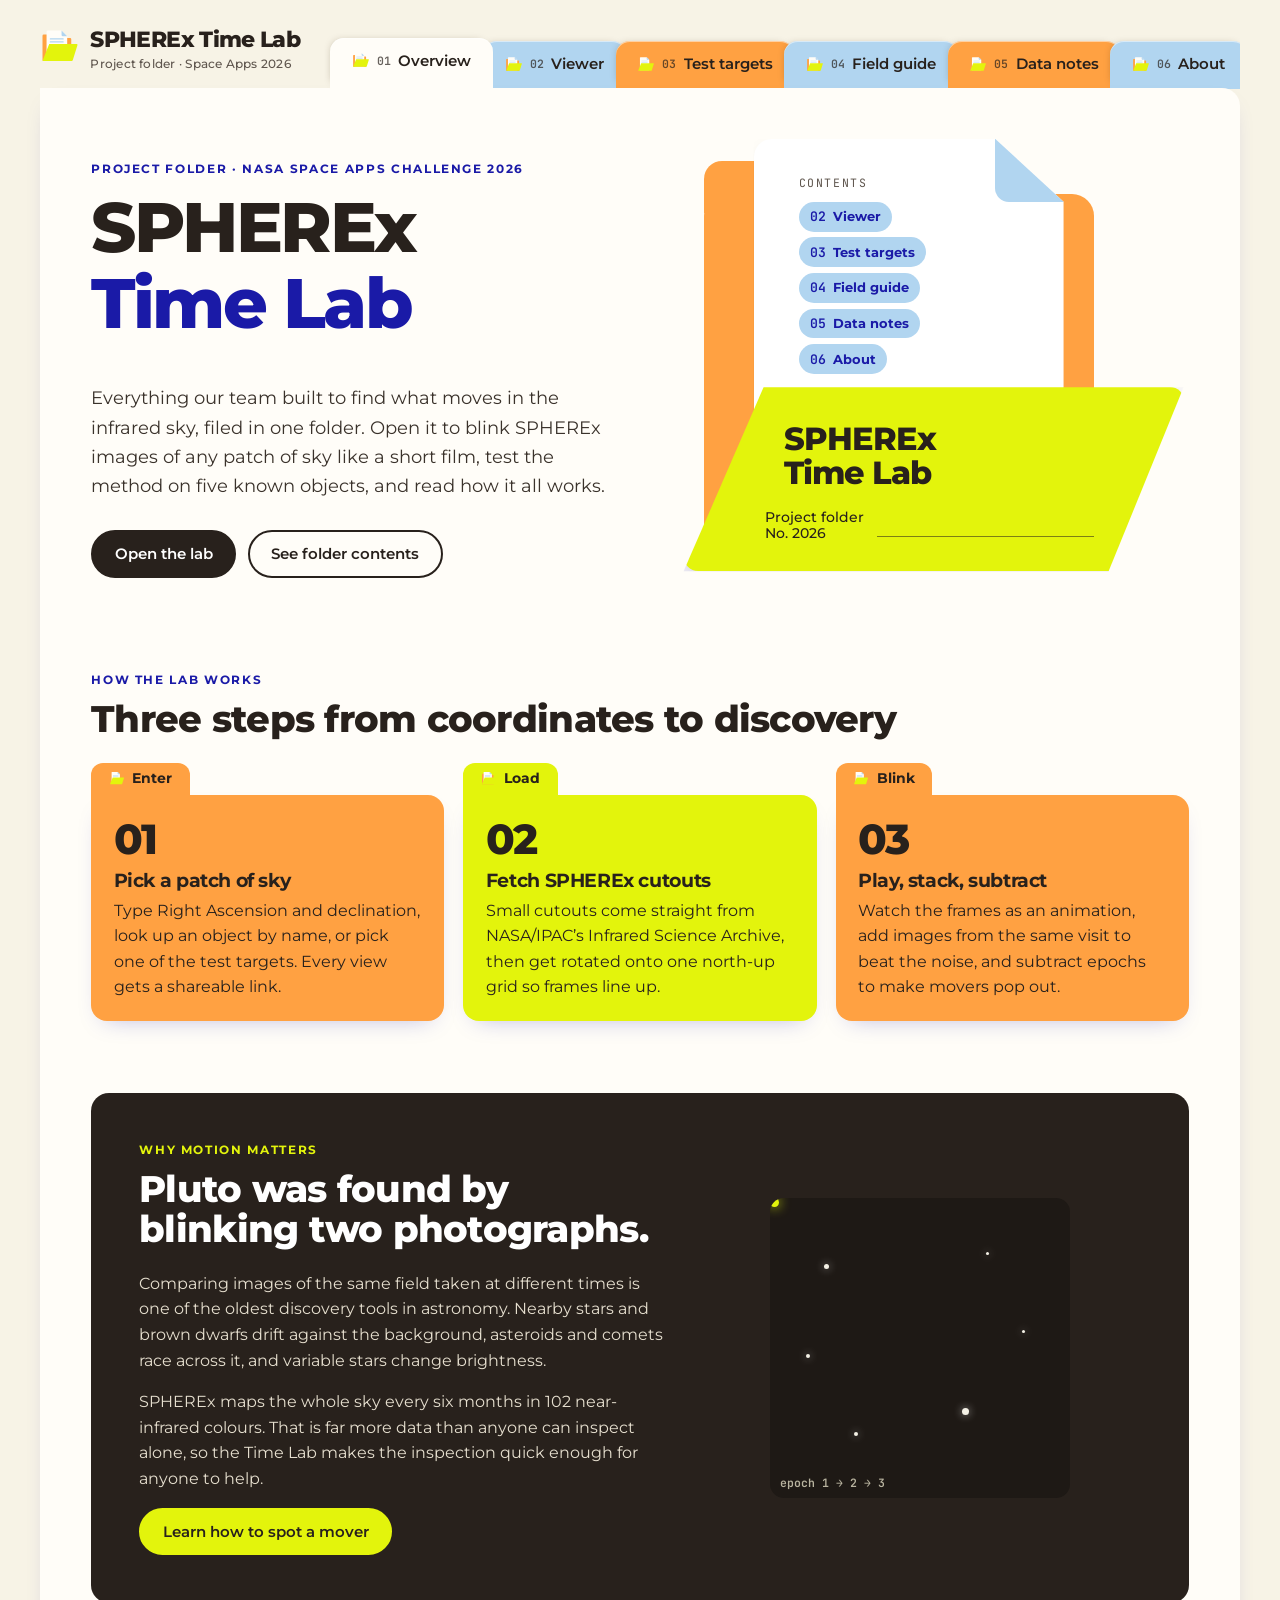
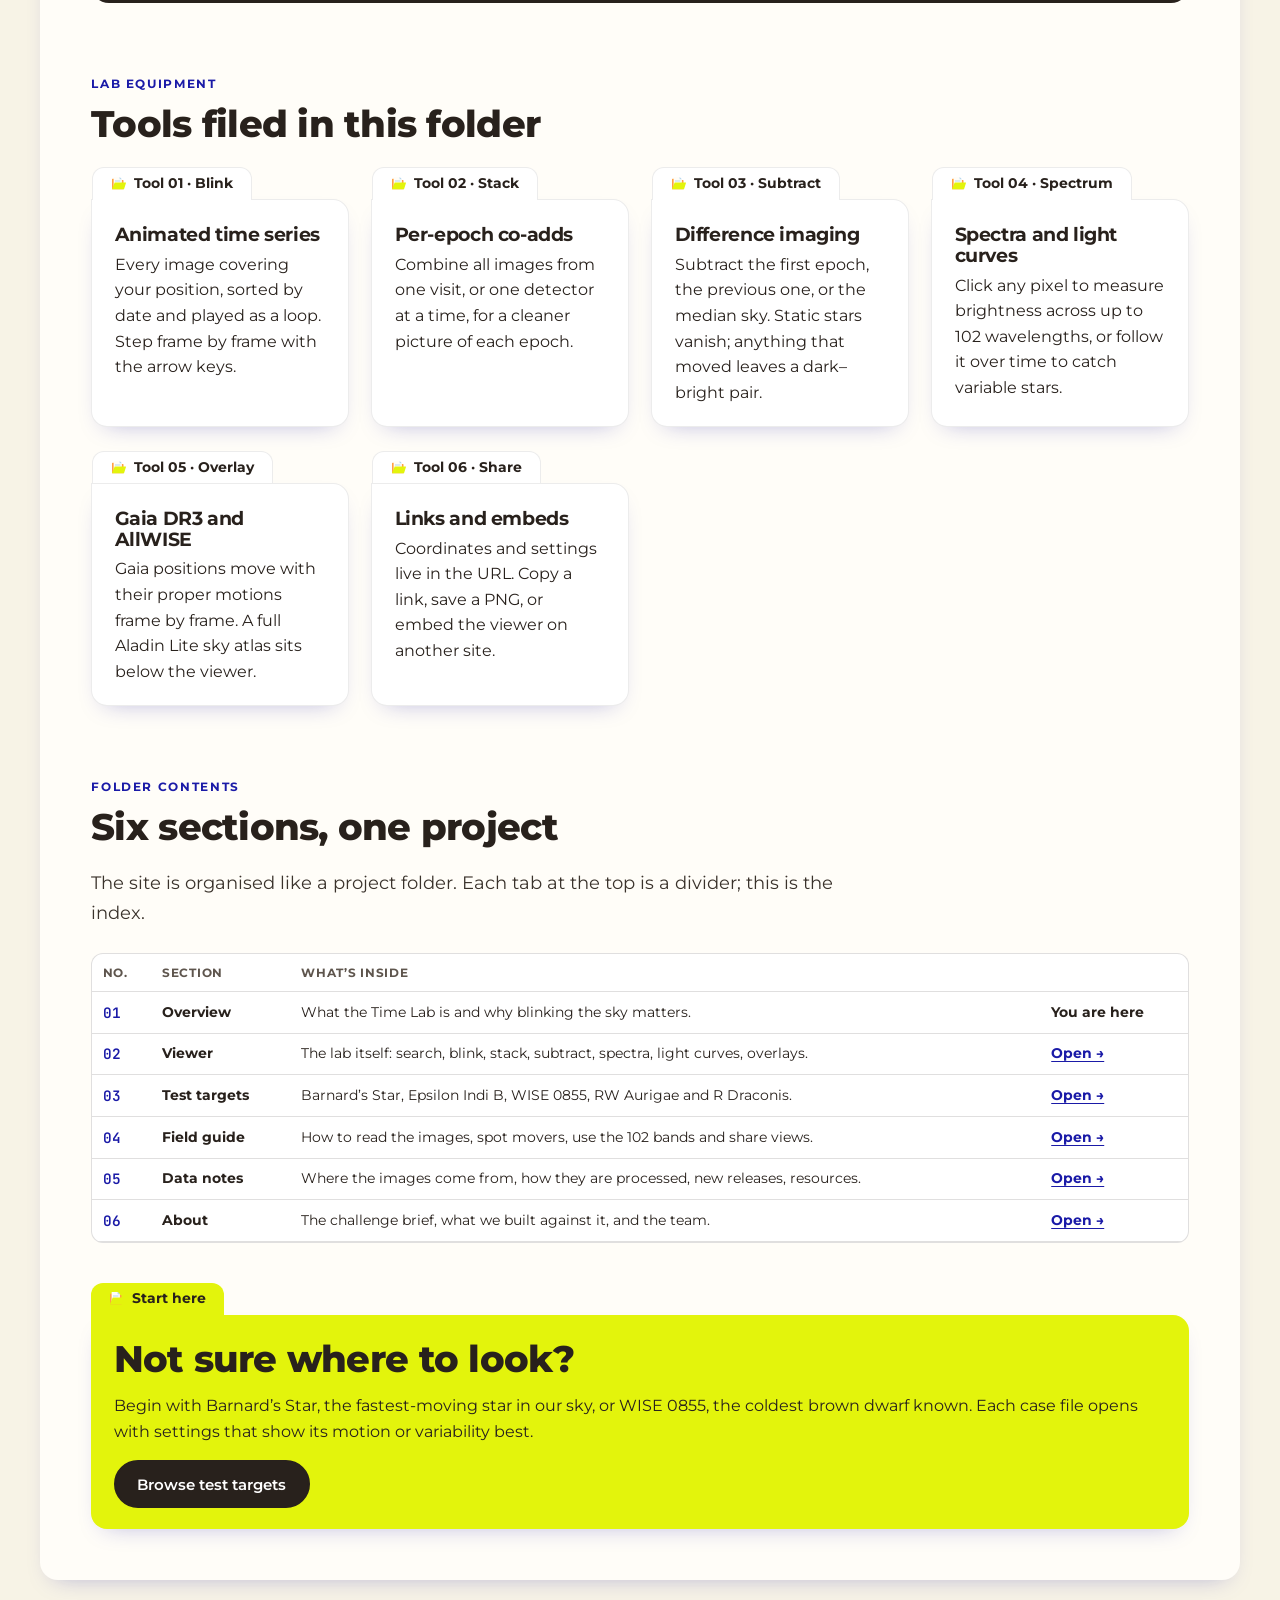
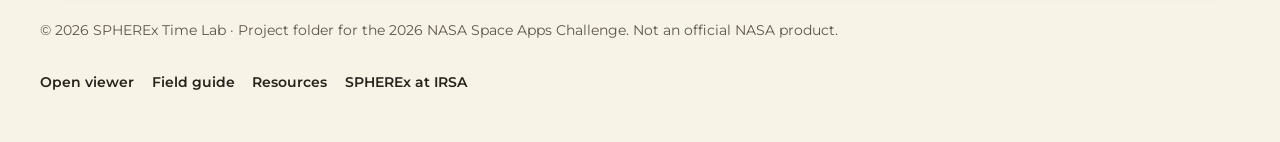
<file: index.html>
<!DOCTYPE html>
<html lang="en">
<head>
  <meta charset="utf-8">
  <meta name="viewport" content="width=device-width, initial-scale=1">
  <title>SPHEREx Time Lab · Project folder</title>
  <meta name="description" content="A simple web viewer that blinks NASA SPHEREx infrared images of any patch of sky so anyone can spot moving and variable objects.">
  <meta property="og:title" content="SPHEREx Time Lab · Project folder">
  <meta property="og:description" content="A simple web viewer that blinks NASA SPHEREx infrared images of any patch of sky so anyone can spot moving and variable objects.">
  <meta name="theme-color" content="#e5ecd4">
  <link rel="icon" href="favicon.svg" type="image/svg+xml">
  <link rel="preconnect" href="https://fonts.googleapis.com">
  <link rel="preconnect" href="https://fonts.gstatic.com" crossorigin>
  <link href="https://fonts.googleapis.com/css2?family=Montserrat:wght@400;500;600;700;800&family=JetBrains+Mono:wght@400;600&display=swap" rel="stylesheet">
  <link rel="stylesheet" href="style.css">
</head>
<body>
  <a class="skip" href="#main">Skip to content</a>
  <header class="site-header">
    <div class="wrap header-row">
      <a class="brand" href="index.html">
        <img src="folder.svg" alt="" width="40" height="40">
        <span><b>SPHEREx Time Lab</b><small>Project folder · Space Apps 2026</small></span>
      </a>
      <nav class="tabs" aria-label="Main">
        <a class="tab active" href="index.html" aria-current="page"><span class="tab-no">01</span>Overview</a>
        <a class="tab" href="viewer.html"><span class="tab-no">02</span>Viewer</a>
        <a class="tab" href="targets.html"><span class="tab-no">03</span>Test targets</a>
        <a class="tab" href="guide.html"><span class="tab-no">04</span>Field guide</a>
        <a class="tab" href="data.html"><span class="tab-no">05</span>Data notes</a>
        <a class="tab" href="about.html"><span class="tab-no">06</span>About</a>
      </nav>
    </div>
  </header>

  <div class="wrap">
    <main id="main" class="sheet">
      <section class="hero">
        <div>
          <p class="eyebrow">Project folder · NASA Space Apps Challenge 2026</p>
          <h1><span>SPHEREx</span><span>Time Lab</span></h1>
          <p class="lead">Everything our team built to find what moves in the infrared sky, filed in one folder. Open it to blink SPHEREx images of any patch of sky like a short film, test the method on five known objects, and read how it all works.</p>
          <div class="btn-row">
            <a class="btn" href="viewer.html">Open the lab</a>
            <a class="btn ghost" href="#contents">See folder contents</a>
          </div>
        </div>

        <div class="hero-folder">
          <div class="hf-back"></div>
          <div class="hf-paper">
            <span class="hf-fold"></span>
            <p class="hf-title">Contents</p>
            <ul>
              <li><a href="viewer.html"><b>02</b> Viewer</a></li>
              <li><a href="targets.html"><b>03</b> Test targets</a></li>
              <li><a href="guide.html"><b>04</b> Field guide</a></li>
              <li><a href="data.html"><b>05</b> Data notes</a></li>
              <li><a href="about.html"><b>06</b> About</a></li>
            </ul>
          </div>
          <div class="hf-front">
            <strong>SPHEREx<br>Time Lab</strong>
            <span class="line">Project folder<br>No. 2026</span>
          </div>
        </div>
      </section>

      <section>
        <p class="eyebrow">How the lab works</p>
        <h2>Three steps from coordinates to discovery</h2>
        <div class="steps">
          <div class="folder"><span class="label">Enter</span>
            <h3>Pick a patch of sky</h3>
            <p>Type Right Ascension and declination, look up an object by name, or pick one of the test targets. Every view gets a shareable link.</p>
          </div>
          <div class="folder green"><span class="label">Load</span>
            <h3>Fetch SPHEREx cutouts</h3>
            <p>Small cutouts come straight from NASA/IPAC’s Infrared Science Archive, then get rotated onto one north-up grid so frames line up.</p>
          </div>
          <div class="folder"><span class="label">Blink</span>
            <h3>Play, stack, subtract</h3>
            <p>Watch the frames as an animation, add images from the same visit to beat the noise, and subtract epochs to make movers pop out.</p>
          </div>
        </div>
      </section>

      <section class="band">
        <div>
          <p class="eyebrow" style="color:#E3F40C">Why motion matters</p>
          <h2>Pluto was found by blinking two photographs.</h2>
          <p>Comparing images of the same field taken at different times is one of the oldest discovery tools in astronomy. Nearby stars and brown dwarfs drift against the background, asteroids and comets race across it, and variable stars change brightness.</p>
          <p>SPHEREx maps the whole sky every six months in 102 near-infrared colours. That is far more data than anyone can inspect alone, so the Time Lab makes the inspection quick enough for anyone to help.</p>
          <a class="btn green" href="guide.html">Learn how to spot a mover</a>
        </div>
        <div class="blink-demo" aria-label="Animated illustration of a star moving against fixed background stars">
          <i style="width:5px;height:5px;left:18%;top:22%"></i>
          <i style="width:3px;height:3px;left:72%;top:18%"></i>
          <i style="width:7px;height:7px;left:64%;top:70%"></i>
          <i style="width:4px;height:4px;left:28%;top:78%"></i>
          <i style="width:3px;height:3px;left:84%;top:44%"></i>
          <i style="width:4px;height:4px;left:12%;top:52%"></i>
          <i class="mover"></i>
          <span>epoch 1 → 2 → 3</span>
        </div>
      </section>

      <section>
        <p class="eyebrow">Lab equipment</p>
        <h2>Tools filed in this folder</h2>
        <div class="grid three">
          <div class="folder paper"><span class="label">Tool 01 · Blink</span>
            <h3>Animated time series</h3>
            <p>Every image covering your position, sorted by date and played as a loop. Step frame by frame with the arrow keys.</p>
          </div>
          <div class="folder paper"><span class="label">Tool 02 · Stack</span>
            <h3>Per-epoch co-adds</h3>
            <p>Combine all images from one visit, or one detector at a time, for a cleaner picture of each epoch.</p>
          </div>
          <div class="folder paper"><span class="label">Tool 03 · Subtract</span>
            <h3>Difference imaging</h3>
            <p>Subtract the first epoch, the previous one, or the median sky. Static stars vanish; anything that moved leaves a dark–bright pair.</p>
          </div>
          <div class="folder paper"><span class="label">Tool 04 · Spectrum</span>
            <h3>Spectra and light curves</h3>
            <p>Click any pixel to measure brightness across up to 102 wavelengths, or follow it over time to catch variable stars.</p>
          </div>
          <div class="folder paper"><span class="label">Tool 05 · Overlay</span>
            <h3>Gaia DR3 and AllWISE</h3>
            <p>Gaia positions move with their proper motions frame by frame. A full Aladin Lite sky atlas sits below the viewer.</p>
          </div>
          <div class="folder paper"><span class="label">Tool 06 · Share</span>
            <h3>Links and embeds</h3>
            <p>Coordinates and settings live in the URL. Copy a link, save a PNG, or embed the viewer on another site.</p>
          </div>
        </div>
      </section>

      <section id="contents">
        <p class="eyebrow">Folder contents</p>
        <h2>Six sections, one project</h2>
        <p class="lead" style="margin-bottom:1.6rem">The site is organised like a project folder. Each tab at the top is a divider; this is the index.</p>
        <div class="table-wrap contents-table">
          <table>
            <thead><tr><th>No.</th><th>Section</th><th>What’s inside</th><th></th></tr></thead>
            <tbody>
              <tr><td class="no">01</td><td><b>Overview</b></td><td>What the Time Lab is and why blinking the sky matters.</td><td>You are here</td></tr>
              <tr><td class="no">02</td><td><b>Viewer</b></td><td>The lab itself: search, blink, stack, subtract, spectra, light curves, overlays.</td><td><a href="viewer.html">Open →</a></td></tr>
              <tr><td class="no">03</td><td><b>Test targets</b></td><td>Barnard’s Star, Epsilon Indi B, WISE 0855, RW Aurigae and R Draconis.</td><td><a href="targets.html">Open →</a></td></tr>
              <tr><td class="no">04</td><td><b>Field guide</b></td><td>How to read the images, spot movers, use the 102 bands and share views.</td><td><a href="guide.html">Open →</a></td></tr>
              <tr><td class="no">05</td><td><b>Data notes</b></td><td>Where the images come from, how they are processed, new releases, resources.</td><td><a href="data.html">Open →</a></td></tr>
              <tr><td class="no">06</td><td><b>About</b></td><td>The challenge brief, what we built against it, and the team.</td><td><a href="about.html">Open →</a></td></tr>
            </tbody>
          </table>
        </div>
      </section>

      <section>
        <div class="folder green" style="margin-top:2.5rem"><span class="label">Start here</span>
          <h2 style="margin-bottom:.4em">Not sure where to look?</h2>
          <p>Begin with Barnard’s Star, the fastest-moving star in our sky, or WISE 0855, the coldest brown dwarf known. Each case file opens with settings that show its motion or variability best.</p>
          <a class="btn" href="targets.html">Browse test targets</a>
        </div>
      </section>

    </main>
  </div>

  <footer class="site-footer">
    <div class="wrap footer-row">
      <p>© <span data-year>2026</span> SPHEREx Time Lab · Project folder for the 2026 NASA Space Apps Challenge. Not an official NASA product.</p>
      <nav aria-label="Footer">
        <a href="viewer.html">Open viewer</a>
        <a href="guide.html">Field guide</a>
        <a href="data.html#resources">Resources</a>
        <a href="https://irsa.ipac.caltech.edu/Missions/spherex.html" rel="noopener">SPHEREx at IRSA</a>
      </nav>
    </div>
  </footer>
  <script src="common.js" defer></script>
</body>
</html>
</file>
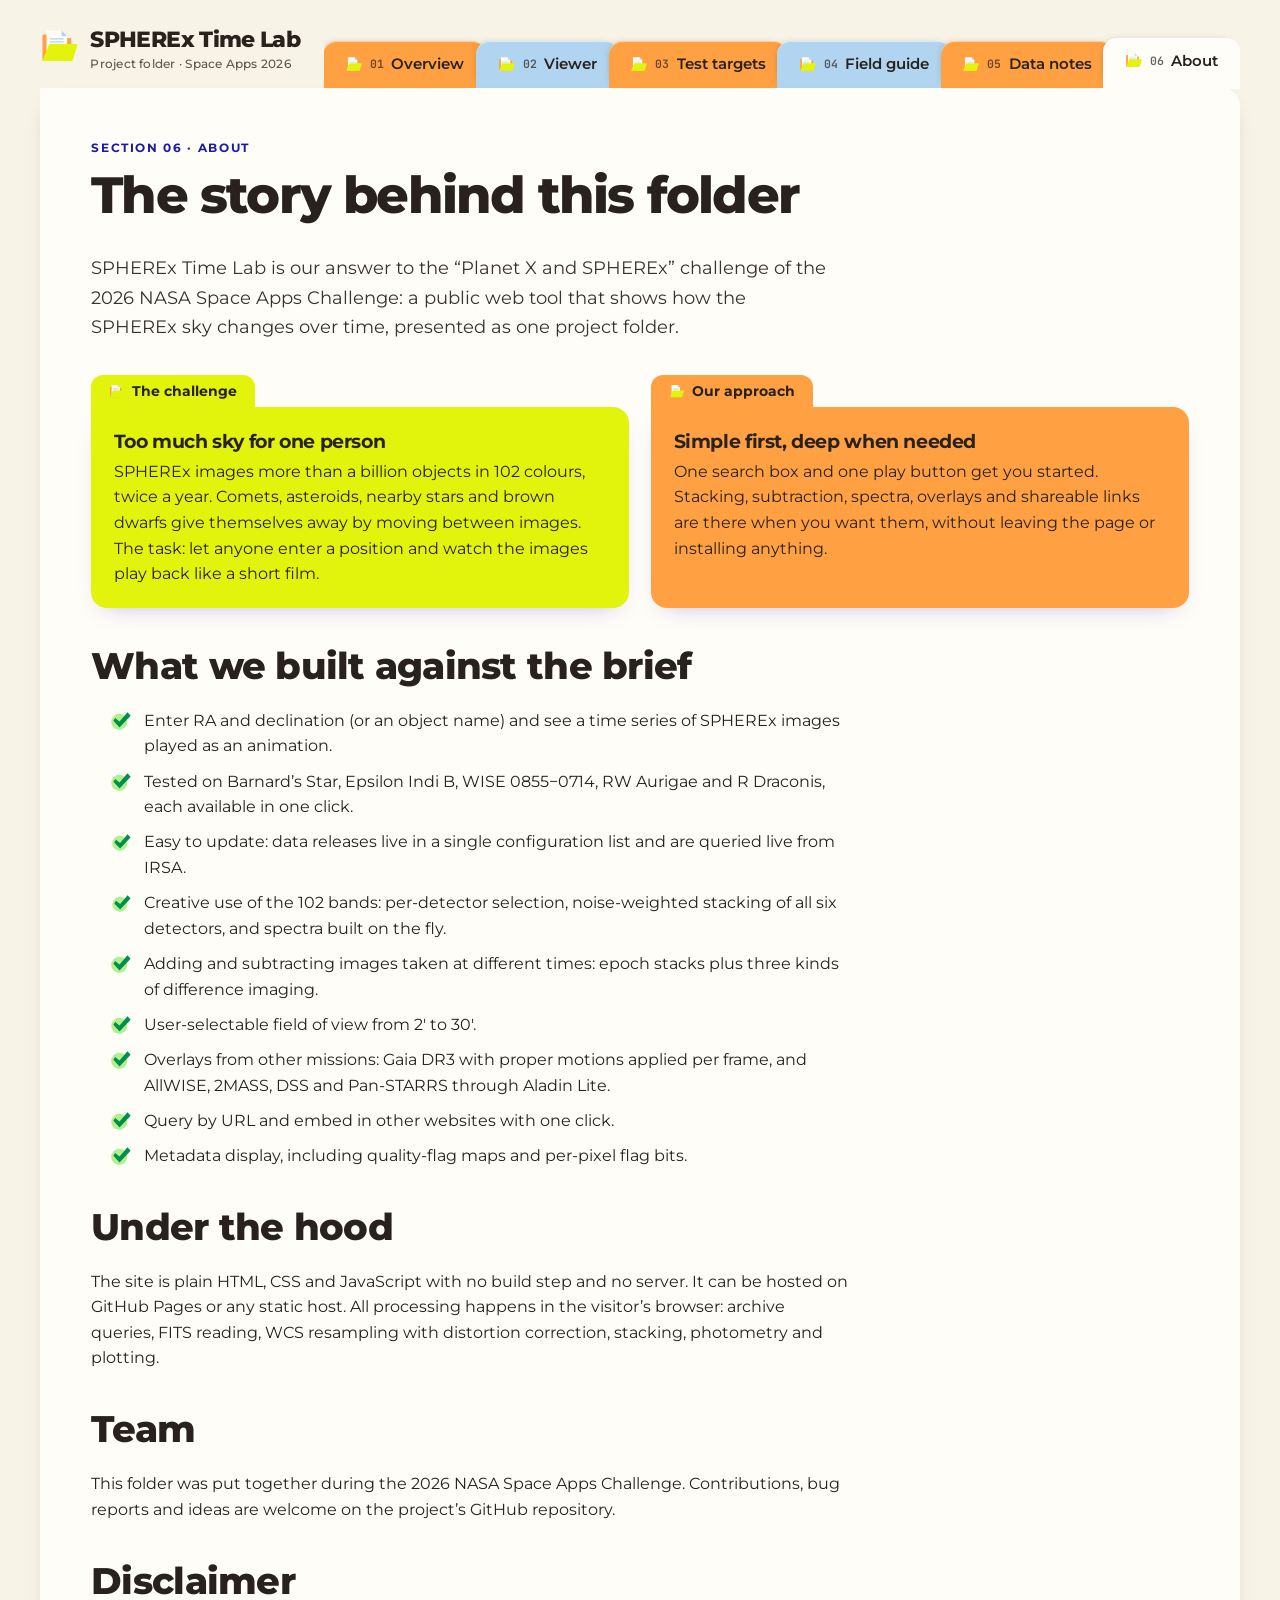
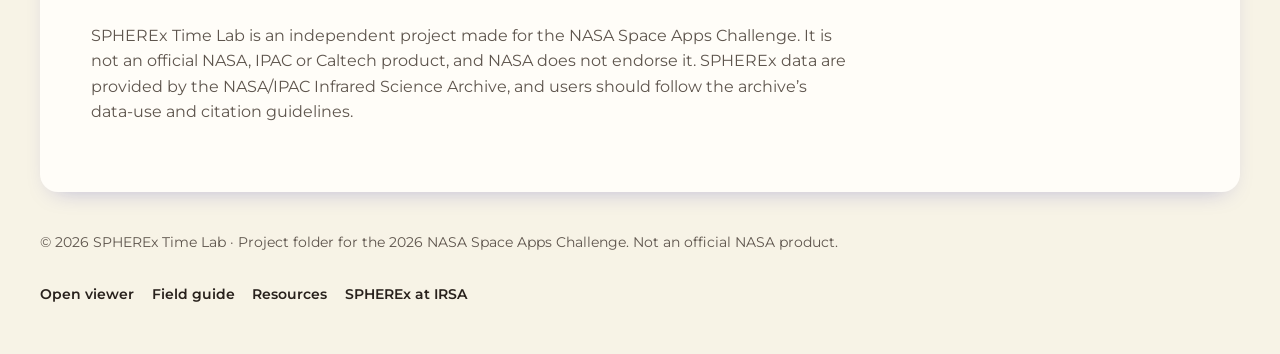
<file: about.html>
<!DOCTYPE html>
<html lang="en">
<head>
  <meta charset="utf-8">
  <meta name="viewport" content="width=device-width, initial-scale=1">
  <title>About · SPHEREx Time Lab</title>
  <meta name="description" content="SPHEREx Time Lab is a 2026 NASA Space Apps Challenge project for the Planet X and SPHEREx challenge.">
  <meta property="og:title" content="About · SPHEREx Time Lab">
  <meta property="og:description" content="SPHEREx Time Lab is a 2026 NASA Space Apps Challenge project for the Planet X and SPHEREx challenge.">
  <meta name="theme-color" content="#e5ecd4">
  <link rel="icon" href="favicon.svg" type="image/svg+xml">
  <link rel="preconnect" href="https://fonts.googleapis.com">
  <link rel="preconnect" href="https://fonts.gstatic.com" crossorigin>
  <link href="https://fonts.googleapis.com/css2?family=Montserrat:wght@400;500;600;700;800&family=JetBrains+Mono:wght@400;600&display=swap" rel="stylesheet">
  <link rel="stylesheet" href="style.css">
</head>
<body>
  <a class="skip" href="#main">Skip to content</a>
  <header class="site-header">
    <div class="wrap header-row">
      <a class="brand" href="index.html">
        <img src="folder.svg" alt="" width="40" height="40">
        <span><b>SPHEREx Time Lab</b><small>Project folder · Space Apps 2026</small></span>
      </a>
      <nav class="tabs" aria-label="Main">
        <a class="tab" href="index.html"><span class="tab-no">01</span>Overview</a>
        <a class="tab" href="viewer.html"><span class="tab-no">02</span>Viewer</a>
        <a class="tab" href="targets.html"><span class="tab-no">03</span>Test targets</a>
        <a class="tab" href="guide.html"><span class="tab-no">04</span>Field guide</a>
        <a class="tab" href="data.html"><span class="tab-no">05</span>Data notes</a>
        <a class="tab active" href="about.html" aria-current="page"><span class="tab-no">06</span>About</a>
      </nav>
    </div>
  </header>

  <div class="wrap">
    <main id="main" class="sheet">
      <div class="page-intro">
        <p class="eyebrow">Section 06 · About</p>
        <h1 style="font-size:clamp(2rem,4.4vw,3.2rem)">The story behind this folder</h1>
        <p class="lead">SPHEREx Time Lab is our answer to the “Planet X and SPHEREx” challenge of the 2026 NASA Space Apps Challenge: a public web tool that shows how the SPHEREx sky changes over time, presented as one project folder.</p>
      </div>

      <div class="grid two">
        <div class="folder green"><span class="label">The challenge</span>
          <h3>Too much sky for one person</h3>
          <p>SPHEREx images more than a billion objects in 102 colours, twice a year. Comets, asteroids, nearby stars and brown dwarfs give themselves away by moving between images. The task: let anyone enter a position and watch the images play back like a short film.</p>
        </div>
        <div class="folder"><span class="label">Our approach</span>
          <h3>Simple first, deep when needed</h3>
          <p>One search box and one play button get you started. Stacking, subtraction, spectra, overlays and shareable links are there when you want them, without leaving the page or installing anything.</p>
        </div>
      </div>

      <div class="prose">
        <h2>What we built against the brief</h2>
        <ul class="checklist">
          <li>Enter RA and declination (or an object name) and see a time series of SPHEREx images played as an animation.</li>
          <li>Tested on Barnard’s Star, Epsilon Indi B, WISE 0855−0714, RW Aurigae and R Draconis, each available in one click.</li>
          <li>Easy to update: data releases live in a single configuration list and are queried live from IRSA.</li>
          <li>Creative use of the 102 bands: per-detector selection, noise-weighted stacking of all six detectors, and spectra built on the fly.</li>
          <li>Adding and subtracting images taken at different times: epoch stacks plus three kinds of difference imaging.</li>
          <li>User-selectable field of view from 2′ to 30′.</li>
          <li>Overlays from other missions: Gaia DR3 with proper motions applied per frame, and AllWISE, 2MASS, DSS and Pan-STARRS through Aladin Lite.</li>
          <li>Query by URL and embed in other websites with one click.</li>
          <li>Metadata display, including quality-flag maps and per-pixel flag bits.</li>
        </ul>

        <h2>Under the hood</h2>
        <p>The site is plain HTML, CSS and JavaScript with no build step and no server. It can be hosted on GitHub Pages or any static host. All processing happens in the visitor’s browser: archive queries, FITS reading, WCS resampling with distortion correction, stacking, photometry and plotting.</p>

        <h2>Team</h2>
        <p>This folder was put together during the 2026 NASA Space Apps Challenge. Contributions, bug reports and ideas are welcome on the project’s GitHub repository.</p>

        <h2>Disclaimer</h2>
        <p class="muted">SPHEREx Time Lab is an independent project made for the NASA Space Apps Challenge. It is not an official NASA, IPAC or Caltech product, and NASA does not endorse it. SPHEREx data are provided by the NASA/IPAC Infrared Science Archive, and users should follow the archive’s data-use and citation guidelines.</p>
      </div>

    </main>
  </div>

  <footer class="site-footer">
    <div class="wrap footer-row">
      <p>© <span data-year>2026</span> SPHEREx Time Lab · Project folder for the 2026 NASA Space Apps Challenge. Not an official NASA product.</p>
      <nav aria-label="Footer">
        <a href="viewer.html">Open viewer</a>
        <a href="guide.html">Field guide</a>
        <a href="data.html#resources">Resources</a>
        <a href="https://irsa.ipac.caltech.edu/Missions/spherex.html" rel="noopener">SPHEREx at IRSA</a>
      </nav>
    </div>
  </footer>
  <script src="common.js" defer></script>
</body>
</html>
</file>
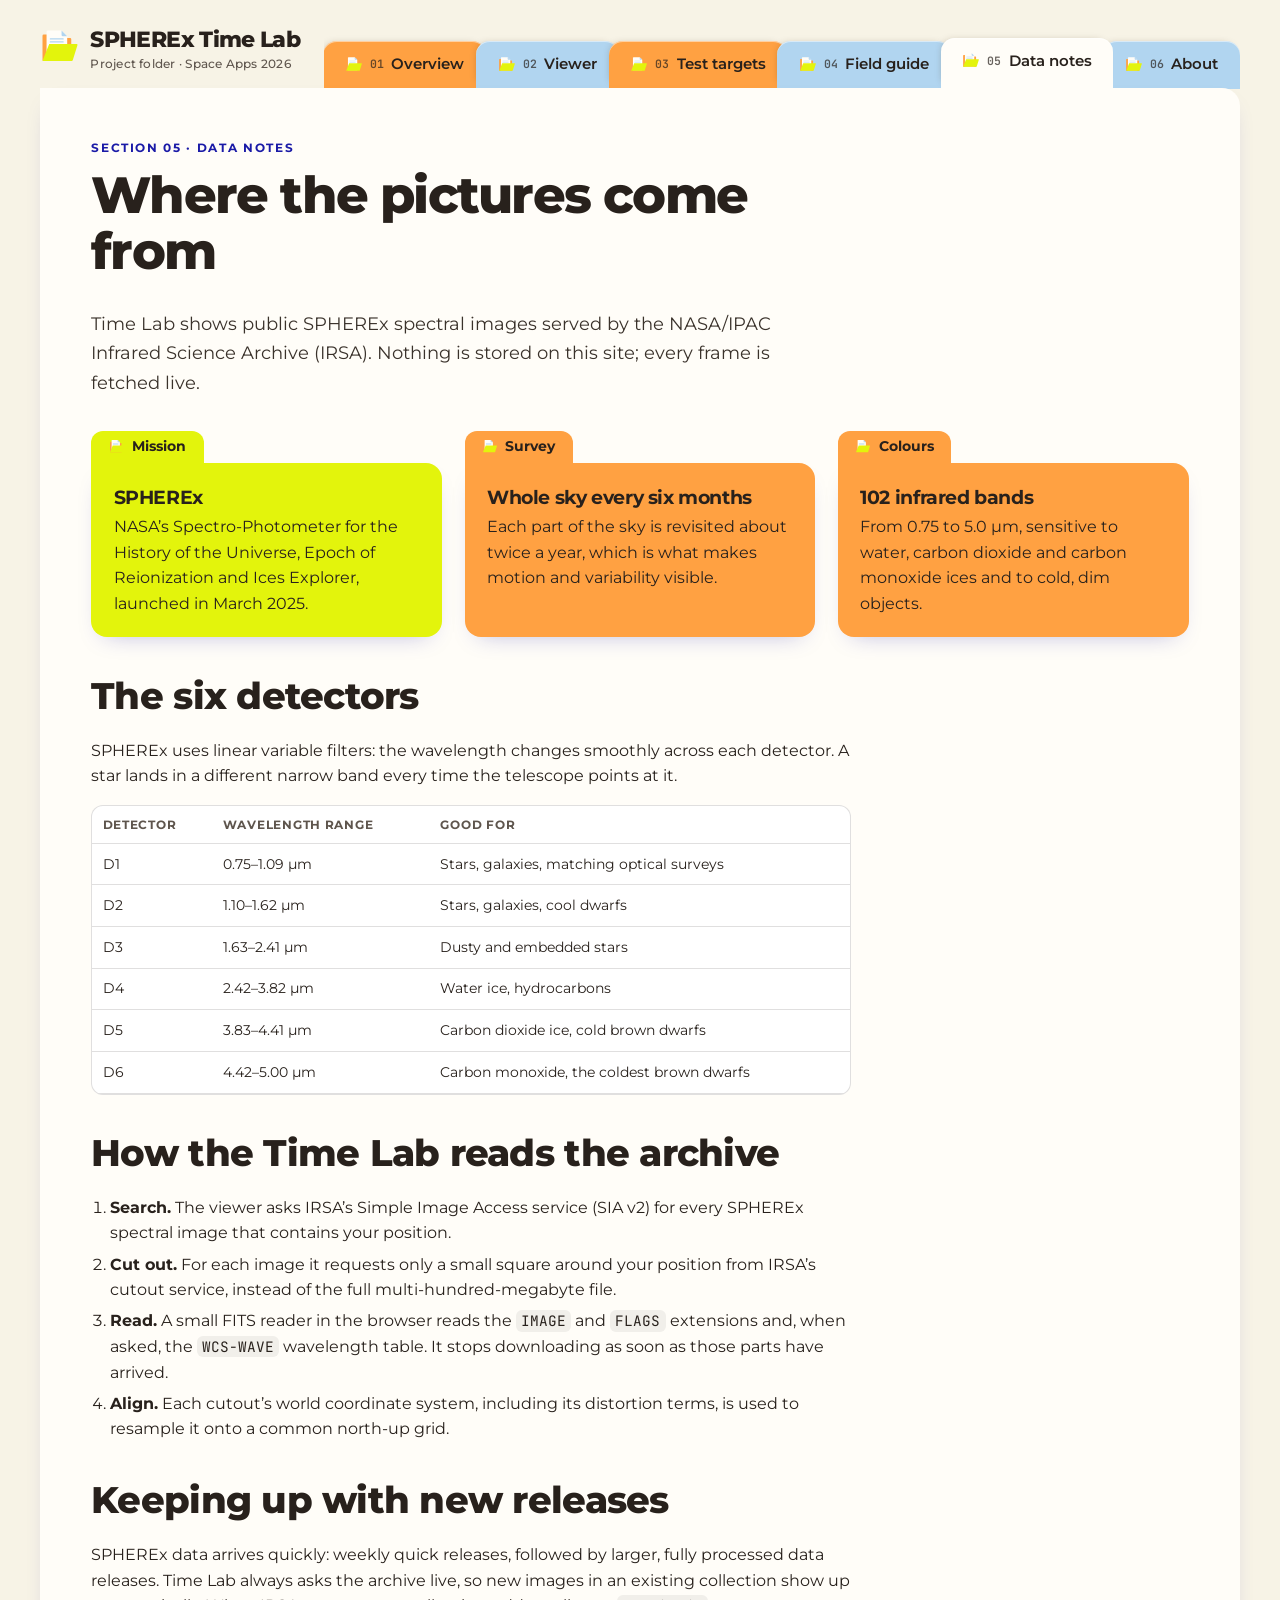
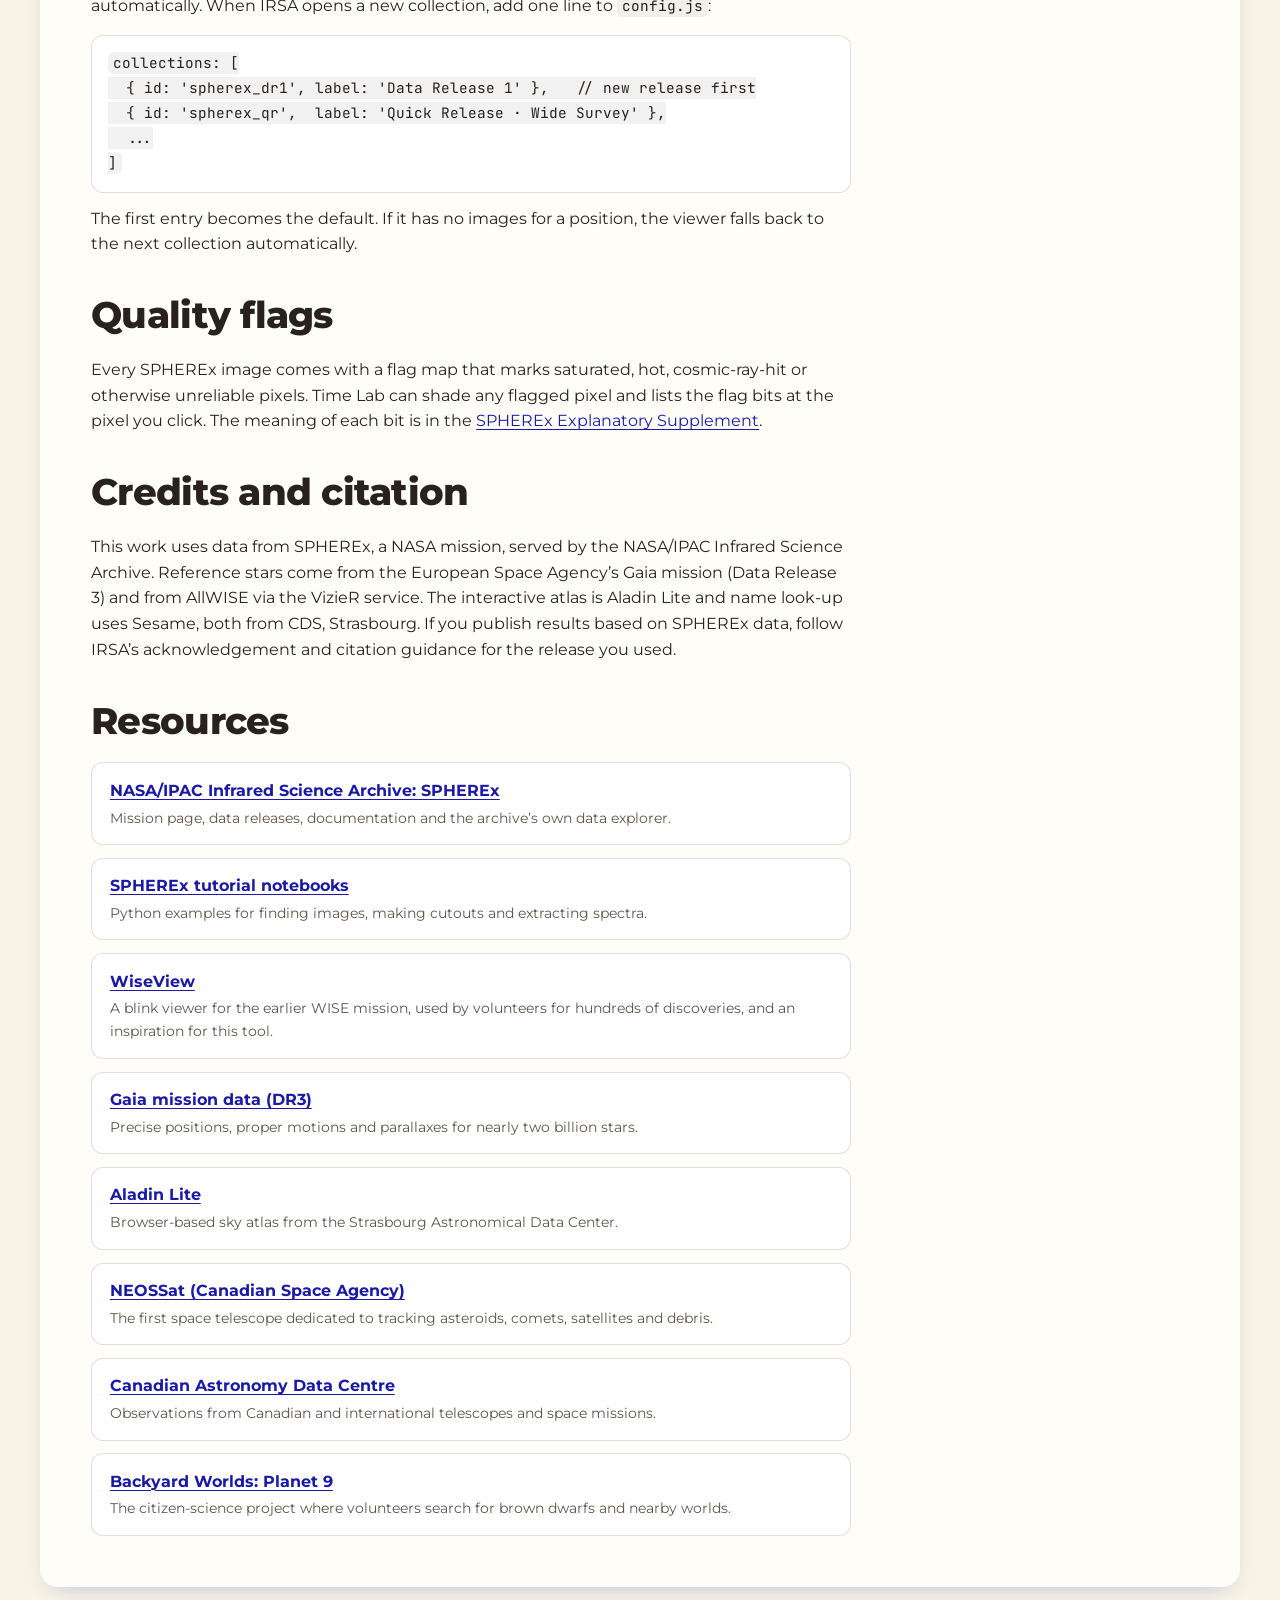
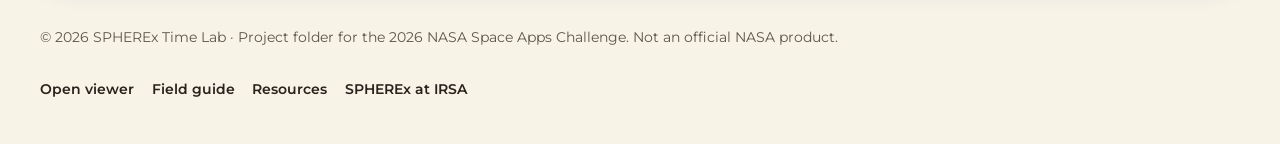
<file: data.html>
<!DOCTYPE html>
<html lang="en">
<head>
  <meta charset="utf-8">
  <meta name="viewport" content="width=device-width, initial-scale=1">
  <title>Data · SPHEREx Time Lab</title>
  <meta name="description" content="Where Time Lab's SPHEREx images come from, how they are processed in the browser, and how to add new data releases.">
  <meta property="og:title" content="Data · SPHEREx Time Lab">
  <meta property="og:description" content="Where Time Lab's SPHEREx images come from, how they are processed in the browser, and how to add new data releases.">
  <meta name="theme-color" content="#e5ecd4">
  <link rel="icon" href="favicon.svg" type="image/svg+xml">
  <link rel="preconnect" href="https://fonts.googleapis.com">
  <link rel="preconnect" href="https://fonts.gstatic.com" crossorigin>
  <link href="https://fonts.googleapis.com/css2?family=Montserrat:wght@400;500;600;700;800&family=JetBrains+Mono:wght@400;600&display=swap" rel="stylesheet">
  <link rel="stylesheet" href="style.css">
</head>
<body>
  <a class="skip" href="#main">Skip to content</a>
  <header class="site-header">
    <div class="wrap header-row">
      <a class="brand" href="index.html">
        <img src="folder.svg" alt="" width="40" height="40">
        <span><b>SPHEREx Time Lab</b><small>Project folder · Space Apps 2026</small></span>
      </a>
      <nav class="tabs" aria-label="Main">
        <a class="tab" href="index.html"><span class="tab-no">01</span>Overview</a>
        <a class="tab" href="viewer.html"><span class="tab-no">02</span>Viewer</a>
        <a class="tab" href="targets.html"><span class="tab-no">03</span>Test targets</a>
        <a class="tab" href="guide.html"><span class="tab-no">04</span>Field guide</a>
        <a class="tab active" href="data.html" aria-current="page"><span class="tab-no">05</span>Data notes</a>
        <a class="tab" href="about.html"><span class="tab-no">06</span>About</a>
      </nav>
    </div>
  </header>

  <div class="wrap">
    <main id="main" class="sheet">
      <div class="page-intro">
        <p class="eyebrow">Section 05 · Data notes</p>
        <h1 style="font-size:clamp(2rem,4.4vw,3.2rem)">Where the pictures come from</h1>
        <p class="lead">Time Lab shows public SPHEREx spectral images served by the NASA/IPAC Infrared Science Archive (IRSA). Nothing is stored on this site; every frame is fetched live.</p>
      </div>

      <div class="grid three">
        <div class="folder green"><span class="label">Mission</span>
          <h3>SPHEREx</h3>
          <p>NASA’s Spectro-Photometer for the History of the Universe, Epoch of Reionization and Ices Explorer, launched in March 2025.</p>
        </div>
        <div class="folder"><span class="label">Survey</span>
          <h3>Whole sky every six months</h3>
          <p>Each part of the sky is revisited about twice a year, which is what makes motion and variability visible.</p>
        </div>
        <div class="folder"><span class="label">Colours</span>
          <h3>102 infrared bands</h3>
          <p>From 0.75 to 5.0 µm, sensitive to water, carbon dioxide and carbon monoxide ices and to cold, dim objects.</p>
        </div>
      </div>

      <div class="prose">
        <h2>The six detectors</h2>
        <p>SPHEREx uses linear variable filters: the wavelength changes smoothly across each detector. A star lands in a different narrow band every time the telescope points at it.</p>
      </div>
      <div class="table-wrap" style="max-width:760px">
        <table>
          <thead><tr><th>Detector</th><th>Wavelength range</th><th>Good for</th></tr></thead>
          <tbody>
            <tr><td>D1</td><td>0.75–1.09 µm</td><td>Stars, galaxies, matching optical surveys</td></tr>
            <tr><td>D2</td><td>1.10–1.62 µm</td><td>Stars, galaxies, cool dwarfs</td></tr>
            <tr><td>D3</td><td>1.63–2.41 µm</td><td>Dusty and embedded stars</td></tr>
            <tr><td>D4</td><td>2.42–3.82 µm</td><td>Water ice, hydrocarbons</td></tr>
            <tr><td>D5</td><td>3.83–4.41 µm</td><td>Carbon dioxide ice, cold brown dwarfs</td></tr>
            <tr><td>D6</td><td>4.42–5.00 µm</td><td>Carbon monoxide, the coldest brown dwarfs</td></tr>
          </tbody>
        </table>
      </div>

      <div class="prose">
        <h2>How the Time Lab reads the archive</h2>
        <ol>
          <li><strong>Search.</strong> The viewer asks IRSA’s Simple Image Access service (SIA v2) for every SPHEREx spectral image that contains your position.</li>
          <li><strong>Cut out.</strong> For each image it requests only a small square around your position from IRSA’s cutout service, instead of the full multi-hundred-megabyte file.</li>
          <li><strong>Read.</strong> A small FITS reader in the browser reads the <code>IMAGE</code> and <code>FLAGS</code> extensions and, when asked, the <code>WCS-WAVE</code> wavelength table. It stops downloading as soon as those parts have arrived.</li>
          <li><strong>Align.</strong> Each cutout’s world coordinate system, including its distortion terms, is used to resample it onto a common north-up grid.</li>
        </ol>

        <h2 id="releases">Keeping up with new releases</h2>
        <p>SPHEREx data arrives quickly: weekly quick releases, followed by larger, fully processed data releases. Time Lab always asks the archive live, so new images in an existing collection show up automatically. When IRSA opens a new collection, add one line to <code>config.js</code>:</p>
<pre class="table-wrap" style="padding:1rem;overflow:auto"><code>collections: [
  { id: 'spherex_dr1', label: 'Data Release 1' },   // new release first
  { id: 'spherex_qr',  label: 'Quick Release · Wide Survey' },
  ...
]</code></pre>
        <p>The first entry becomes the default. If it has no images for a position, the viewer falls back to the next collection automatically.</p>

        <h2>Quality flags</h2>
        <p>Every SPHEREx image comes with a flag map that marks saturated, hot, cosmic-ray-hit or otherwise unreliable pixels. Time Lab can shade any flagged pixel and lists the flag bits at the pixel you click. The meaning of each bit is in the <a href="https://irsa.ipac.caltech.edu/data/SPHEREx/docs/SPHEREx_Expsupp_QR.pdf" rel="noopener">SPHEREx Explanatory Supplement</a>.</p>

        <h2>Credits and citation</h2>
        <p>This work uses data from SPHEREx, a NASA mission, served by the NASA/IPAC Infrared Science Archive. Reference stars come from the European Space Agency’s Gaia mission (Data Release 3) and from AllWISE via the VizieR service. The interactive atlas is Aladin Lite and name look-up uses Sesame, both from CDS, Strasbourg. If you publish results based on SPHEREx data, follow IRSA’s acknowledgement and citation guidance for the release you used.</p>

        <h2 id="resources">Resources</h2>
      </div>
      <ul class="resource-list" style="max-width:760px">
        <li><a href="https://irsa.ipac.caltech.edu/Missions/spherex.html" rel="noopener">NASA/IPAC Infrared Science Archive: SPHEREx</a><p>Mission page, data releases, documentation and the archive’s own data explorer.</p></li>
        <li><a href="https://caltech-ipac.github.io/irsa-tutorials/spherex/" rel="noopener">SPHEREx tutorial notebooks</a><p>Python examples for finding images, making cutouts and extracting spectra.</p></li>
        <li><a href="http://byw.tools/wiseview" rel="noopener">WiseView</a><p>A blink viewer for the earlier WISE mission, used by volunteers for hundreds of discoveries, and an inspiration for this tool.</p></li>
        <li><a href="https://archive.stsci.edu/missions-and-data/gaia" rel="noopener">Gaia mission data (DR3)</a><p>Precise positions, proper motions and parallaxes for nearly two billion stars.</p></li>
        <li><a href="https://aladin.cds.unistra.fr/AladinLite/" rel="noopener">Aladin Lite</a><p>Browser-based sky atlas from the Strasbourg Astronomical Data Center.</p></li>
        <li><a href="https://www.asc-csa.gc.ca/eng/satellites/neossat/" rel="noopener">NEOSSat (Canadian Space Agency)</a><p>The first space telescope dedicated to tracking asteroids, comets, satellites and debris.</p></li>
        <li><a href="https://www.cadc-ccda.hia-iha.nrc-cnrc.gc.ca/en/" rel="noopener">Canadian Astronomy Data Centre</a><p>Observations from Canadian and international telescopes and space missions.</p></li>
        <li><a href="https://backyardworlds.org" rel="noopener">Backyard Worlds: Planet 9</a><p>The citizen-science project where volunteers search for brown dwarfs and nearby worlds.</p></li>
      </ul>

    </main>
  </div>

  <footer class="site-footer">
    <div class="wrap footer-row">
      <p>© <span data-year>2026</span> SPHEREx Time Lab · Project folder for the 2026 NASA Space Apps Challenge. Not an official NASA product.</p>
      <nav aria-label="Footer">
        <a href="viewer.html">Open viewer</a>
        <a href="guide.html">Field guide</a>
        <a href="data.html#resources">Resources</a>
        <a href="https://irsa.ipac.caltech.edu/Missions/spherex.html" rel="noopener">SPHEREx at IRSA</a>
      </nav>
    </div>
  </footer>
  <script src="common.js" defer></script>
</body>
</html>
</file>
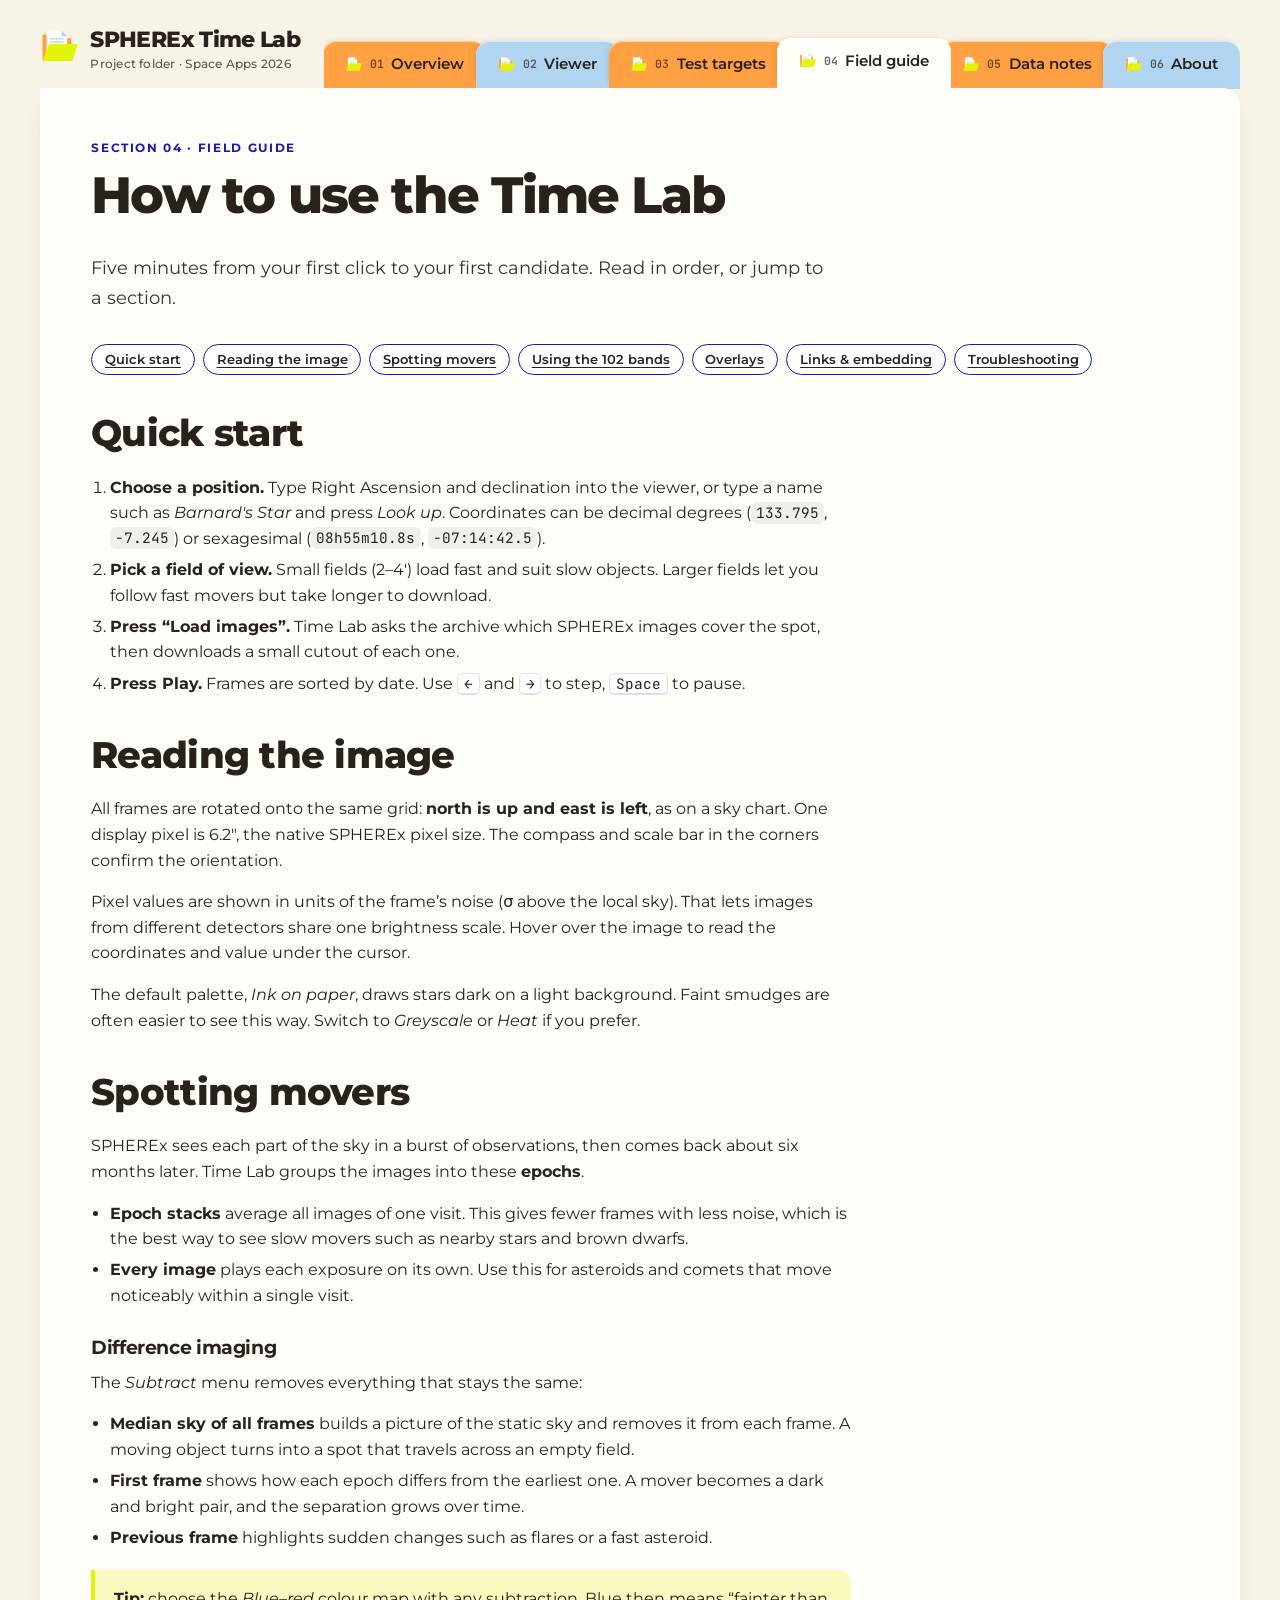
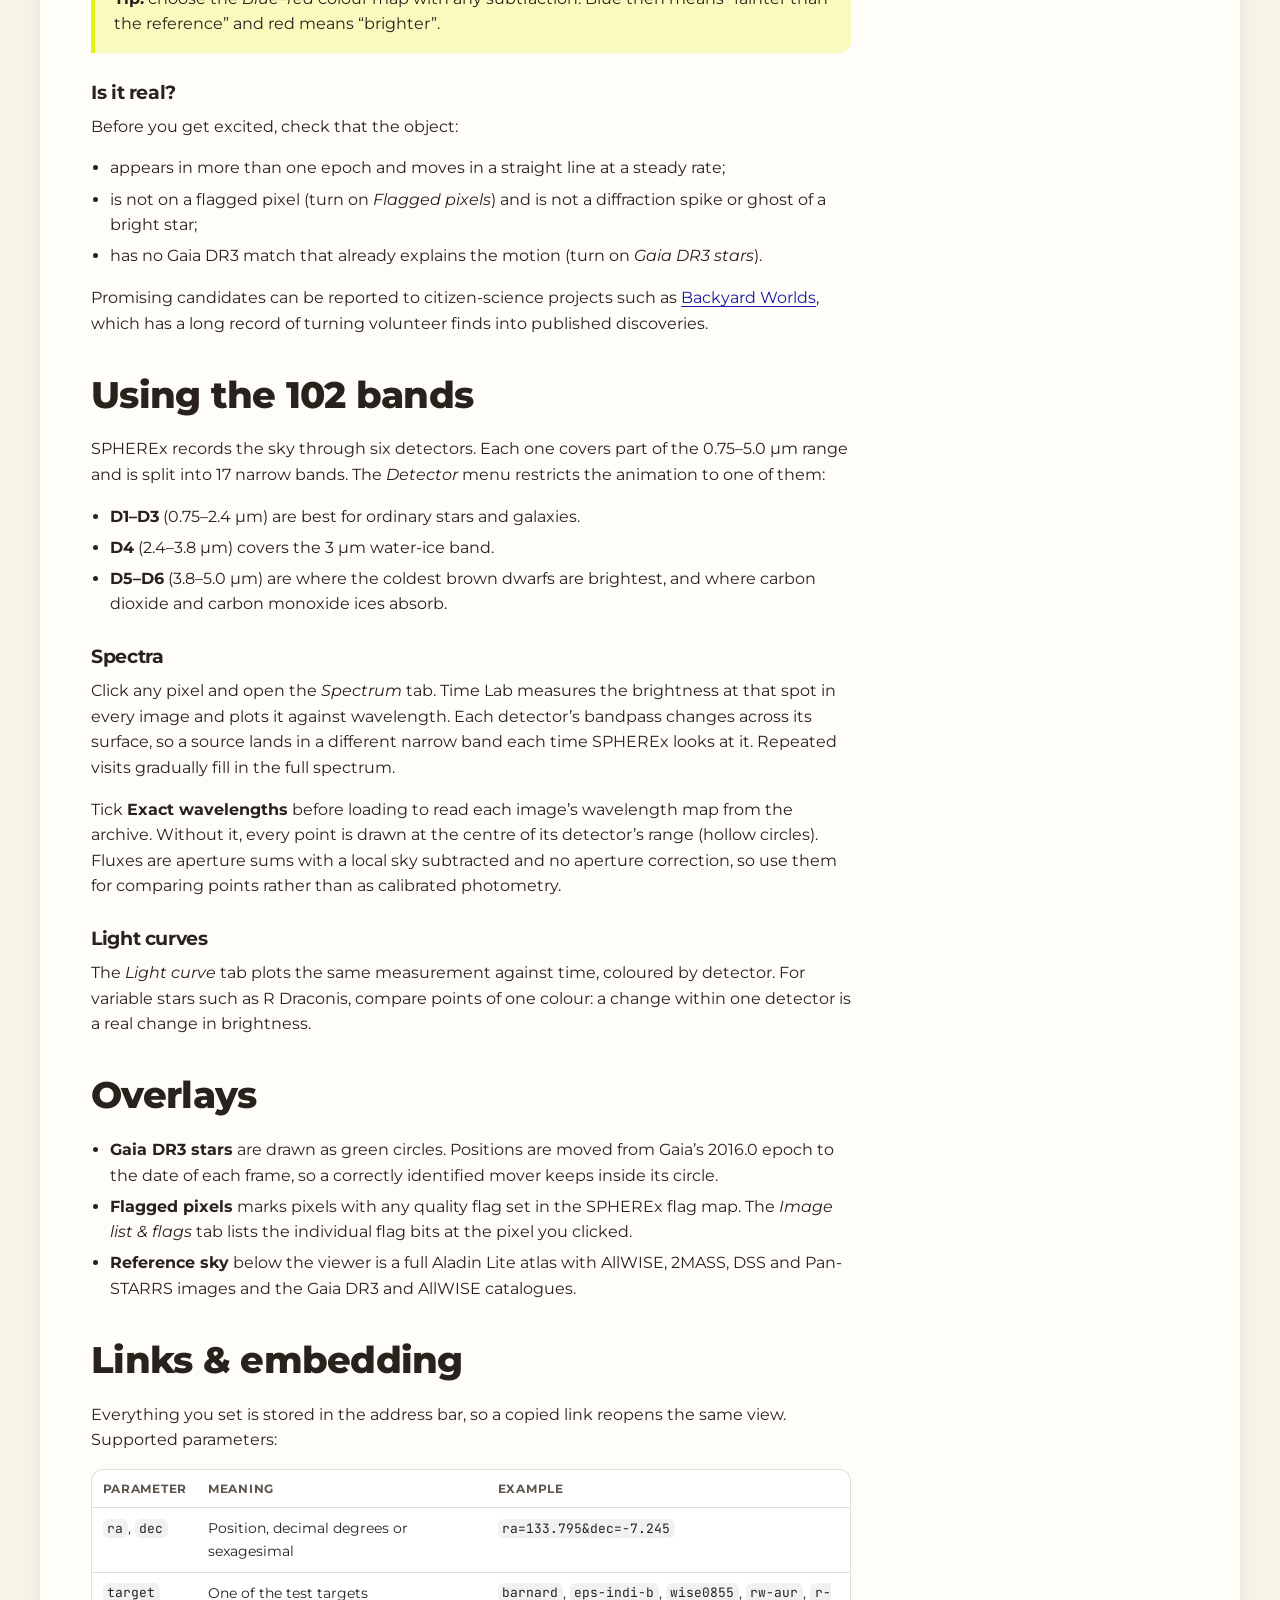
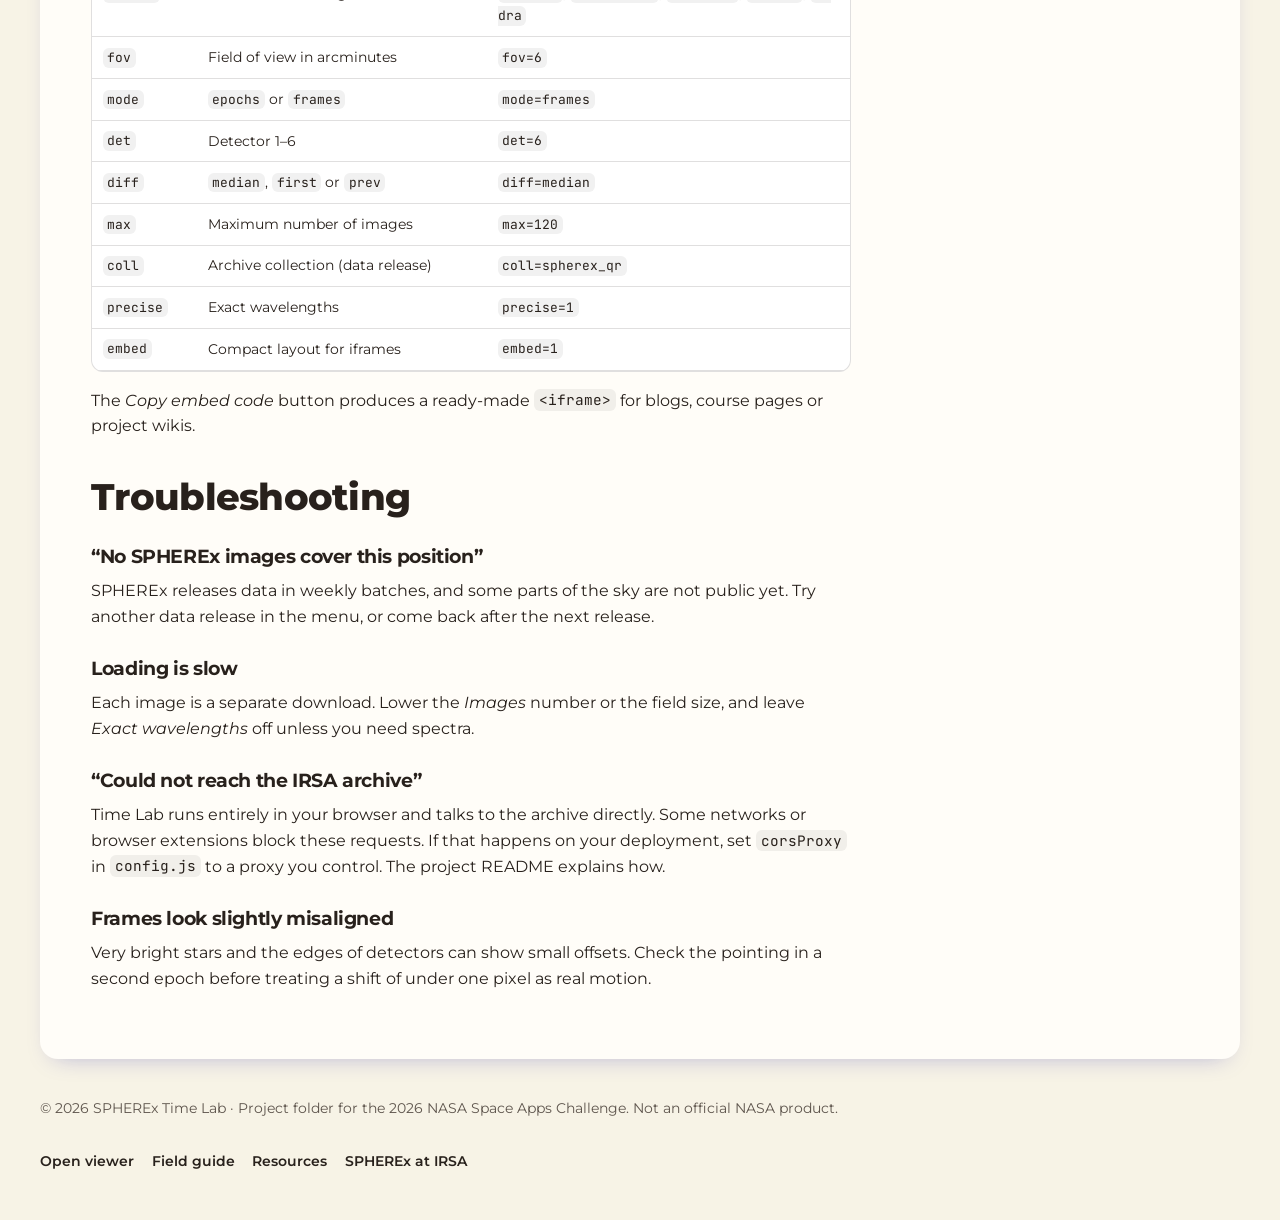
<file: guide.html>
<!DOCTYPE html>
<html lang="en">
<head>
  <meta charset="utf-8">
  <meta name="viewport" content="width=device-width, initial-scale=1">
  <title>Guide · SPHEREx Time Lab</title>
  <meta name="description" content="How to blink SPHEREx images, use difference imaging, read spectra and light curves, and share or embed a view.">
  <meta property="og:title" content="Guide · SPHEREx Time Lab">
  <meta property="og:description" content="How to blink SPHEREx images, use difference imaging, read spectra and light curves, and share or embed a view.">
  <meta name="theme-color" content="#e5ecd4">
  <link rel="icon" href="favicon.svg" type="image/svg+xml">
  <link rel="preconnect" href="https://fonts.googleapis.com">
  <link rel="preconnect" href="https://fonts.gstatic.com" crossorigin>
  <link href="https://fonts.googleapis.com/css2?family=Montserrat:wght@400;500;600;700;800&family=JetBrains+Mono:wght@400;600&display=swap" rel="stylesheet">
  <link rel="stylesheet" href="style.css">
</head>
<body>
  <a class="skip" href="#main">Skip to content</a>
  <header class="site-header">
    <div class="wrap header-row">
      <a class="brand" href="index.html">
        <img src="folder.svg" alt="" width="40" height="40">
        <span><b>SPHEREx Time Lab</b><small>Project folder · Space Apps 2026</small></span>
      </a>
      <nav class="tabs" aria-label="Main">
        <a class="tab" href="index.html"><span class="tab-no">01</span>Overview</a>
        <a class="tab" href="viewer.html"><span class="tab-no">02</span>Viewer</a>
        <a class="tab" href="targets.html"><span class="tab-no">03</span>Test targets</a>
        <a class="tab active" href="guide.html" aria-current="page"><span class="tab-no">04</span>Field guide</a>
        <a class="tab" href="data.html"><span class="tab-no">05</span>Data notes</a>
        <a class="tab" href="about.html"><span class="tab-no">06</span>About</a>
      </nav>
    </div>
  </header>

  <div class="wrap">
    <main id="main" class="sheet">
      <div class="page-intro">
        <p class="eyebrow">Section 04 · Field guide</p>
        <h1 style="font-size:clamp(2rem,4.4vw,3.2rem)">How to use the Time Lab</h1>
        <p class="lead">Five minutes from your first click to your first candidate. Read in order, or jump to a section.</p>
      </div>

      <nav class="toc" aria-label="On this page">
        <a class="chip" href="#quick-start">Quick start</a>
        <a class="chip" href="#reading">Reading the image</a>
        <a class="chip" href="#movers">Spotting movers</a>
        <a class="chip" href="#bands">Using the 102 bands</a>
        <a class="chip" href="#overlays">Overlays</a>
        <a class="chip" href="#links">Links &amp; embedding</a>
        <a class="chip" href="#troubleshooting">Troubleshooting</a>
      </nav>

      <div class="prose">
        <h2 id="quick-start">Quick start</h2>
        <ol>
          <li><strong>Choose a position.</strong> Type Right Ascension and declination into the viewer, or type a name such as <em>Barnard's Star</em> and press <em>Look up</em>. Coordinates can be decimal degrees (<code>133.795</code>, <code>-7.245</code>) or sexagesimal (<code>08h55m10.8s</code>, <code>-07:14:42.5</code>).</li>
          <li><strong>Pick a field of view.</strong> Small fields (2–4′) load fast and suit slow objects. Larger fields let you follow fast movers but take longer to download.</li>
          <li><strong>Press “Load images”.</strong> Time Lab asks the archive which SPHEREx images cover the spot, then downloads a small cutout of each one.</li>
          <li><strong>Press Play.</strong> Frames are sorted by date. Use <kbd>←</kbd> and <kbd>→</kbd> to step, <kbd>Space</kbd> to pause.</li>
        </ol>

        <h2 id="reading">Reading the image</h2>
        <p>All frames are rotated onto the same grid: <strong>north is up and east is left</strong>, as on a sky chart. One display pixel is 6.2″, the native SPHEREx pixel size. The compass and scale bar in the corners confirm the orientation.</p>
        <p>Pixel values are shown in units of the frame’s noise (σ above the local sky). That lets images from different detectors share one brightness scale. Hover over the image to read the coordinates and value under the cursor.</p>
        <p>The default palette, <em>Ink on paper</em>, draws stars dark on a light background. Faint smudges are often easier to see this way. Switch to <em>Greyscale</em> or <em>Heat</em> if you prefer.</p>

        <h2 id="movers">Spotting movers</h2>
        <p>SPHEREx sees each part of the sky in a burst of observations, then comes back about six months later. Time Lab groups the images into these <strong>epochs</strong>.</p>
        <ul>
          <li><strong>Epoch stacks</strong> average all images of one visit. This gives fewer frames with less noise, which is the best way to see slow movers such as nearby stars and brown dwarfs.</li>
          <li><strong>Every image</strong> plays each exposure on its own. Use this for asteroids and comets that move noticeably within a single visit.</li>
        </ul>
        <h3>Difference imaging</h3>
        <p>The <em>Subtract</em> menu removes everything that stays the same:</p>
        <ul>
          <li><strong>Median sky of all frames</strong> builds a picture of the static sky and removes it from each frame. A moving object turns into a spot that travels across an empty field.</li>
          <li><strong>First frame</strong> shows how each epoch differs from the earliest one. A mover becomes a dark and bright pair, and the separation grows over time.</li>
          <li><strong>Previous frame</strong> highlights sudden changes such as flares or a fast asteroid.</li>
        </ul>
        <div class="callout"><p><strong>Tip:</strong> choose the <em>Blue–red</em> colour map with any subtraction. Blue then means “fainter than the reference” and red means “brighter”.</p></div>
        <h3>Is it real?</h3>
        <p>Before you get excited, check that the object:</p>
        <ul>
          <li>appears in more than one epoch and moves in a straight line at a steady rate;</li>
          <li>is not on a flagged pixel (turn on <em>Flagged pixels</em>) and is not a diffraction spike or ghost of a bright star;</li>
          <li>has no Gaia DR3 match that already explains the motion (turn on <em>Gaia DR3 stars</em>).</li>
        </ul>
        <p>Promising candidates can be reported to citizen-science projects such as <a href="https://backyardworlds.org" rel="noopener">Backyard Worlds</a>, which has a long record of turning volunteer finds into published discoveries.</p>

        <h2 id="bands">Using the 102 bands</h2>
        <p>SPHEREx records the sky through six detectors. Each one covers part of the 0.75–5.0 µm range and is split into 17 narrow bands. The <em>Detector</em> menu restricts the animation to one of them:</p>
        <ul>
          <li><strong>D1–D3</strong> (0.75–2.4 µm) are best for ordinary stars and galaxies.</li>
          <li><strong>D4</strong> (2.4–3.8 µm) covers the 3 µm water-ice band.</li>
          <li><strong>D5–D6</strong> (3.8–5.0 µm) are where the coldest brown dwarfs are brightest, and where carbon dioxide and carbon monoxide ices absorb.</li>
        </ul>
        <h3>Spectra</h3>
        <p>Click any pixel and open the <em>Spectrum</em> tab. Time Lab measures the brightness at that spot in every image and plots it against wavelength. Each detector’s bandpass changes across its surface, so a source lands in a different narrow band each time SPHEREx looks at it. Repeated visits gradually fill in the full spectrum.</p>
        <p>Tick <strong>Exact wavelengths</strong> before loading to read each image’s wavelength map from the archive. Without it, every point is drawn at the centre of its detector’s range (hollow circles). Fluxes are aperture sums with a local sky subtracted and no aperture correction, so use them for comparing points rather than as calibrated photometry.</p>
        <h3>Light curves</h3>
        <p>The <em>Light curve</em> tab plots the same measurement against time, coloured by detector. For variable stars such as R Draconis, compare points of one colour: a change within one detector is a real change in brightness.</p>

        <h2 id="overlays">Overlays</h2>
        <ul>
          <li><strong>Gaia DR3 stars</strong> are drawn as green circles. Positions are moved from Gaia’s 2016.0 epoch to the date of each frame, so a correctly identified mover keeps inside its circle.</li>
          <li><strong>Flagged pixels</strong> marks pixels with any quality flag set in the SPHEREx flag map. The <em>Image list &amp; flags</em> tab lists the individual flag bits at the pixel you clicked.</li>
          <li><strong>Reference sky</strong> below the viewer is a full Aladin Lite atlas with AllWISE, 2MASS, DSS and Pan-STARRS images and the Gaia DR3 and AllWISE catalogues.</li>
        </ul>

        <h2 id="links">Links &amp; embedding</h2>
        <p>Everything you set is stored in the address bar, so a copied link reopens the same view. Supported parameters:</p>
        <div class="table-wrap">
          <table>
            <thead><tr><th>Parameter</th><th>Meaning</th><th>Example</th></tr></thead>
            <tbody>
              <tr><td><code>ra</code>, <code>dec</code></td><td>Position, decimal degrees or sexagesimal</td><td><code>ra=133.795&amp;dec=-7.245</code></td></tr>
              <tr><td><code>target</code></td><td>One of the test targets</td><td><code>barnard</code>, <code>eps-indi-b</code>, <code>wise0855</code>, <code>rw-aur</code>, <code>r-dra</code></td></tr>
              <tr><td><code>fov</code></td><td>Field of view in arcminutes</td><td><code>fov=6</code></td></tr>
              <tr><td><code>mode</code></td><td><code>epochs</code> or <code>frames</code></td><td><code>mode=frames</code></td></tr>
              <tr><td><code>det</code></td><td>Detector 1–6</td><td><code>det=6</code></td></tr>
              <tr><td><code>diff</code></td><td><code>median</code>, <code>first</code> or <code>prev</code></td><td><code>diff=median</code></td></tr>
              <tr><td><code>max</code></td><td>Maximum number of images</td><td><code>max=120</code></td></tr>
              <tr><td><code>coll</code></td><td>Archive collection (data release)</td><td><code>coll=spherex_qr</code></td></tr>
              <tr><td><code>precise</code></td><td>Exact wavelengths</td><td><code>precise=1</code></td></tr>
              <tr><td><code>embed</code></td><td>Compact layout for iframes</td><td><code>embed=1</code></td></tr>
            </tbody>
          </table>
        </div>
        <p style="margin-top:1rem">The <em>Copy embed code</em> button produces a ready-made <code>&lt;iframe&gt;</code> for blogs, course pages or project wikis.</p>

        <h2 id="troubleshooting">Troubleshooting</h2>
        <h3>“No SPHEREx images cover this position”</h3>
        <p>SPHEREx releases data in weekly batches, and some parts of the sky are not public yet. Try another data release in the menu, or come back after the next release.</p>
        <h3>Loading is slow</h3>
        <p>Each image is a separate download. Lower the <em>Images</em> number or the field size, and leave <em>Exact wavelengths</em> off unless you need spectra.</p>
        <h3>“Could not reach the IRSA archive”</h3>
        <p>Time Lab runs entirely in your browser and talks to the archive directly. Some networks or browser extensions block these requests. If that happens on your deployment, set <code>corsProxy</code> in <code>config.js</code> to a proxy you control. The project README explains how.</p>
        <h3>Frames look slightly misaligned</h3>
        <p>Very bright stars and the edges of detectors can show small offsets. Check the pointing in a second epoch before treating a shift of under one pixel as real motion.</p>
      </div>

    </main>
  </div>

  <footer class="site-footer">
    <div class="wrap footer-row">
      <p>© <span data-year>2026</span> SPHEREx Time Lab · Project folder for the 2026 NASA Space Apps Challenge. Not an official NASA product.</p>
      <nav aria-label="Footer">
        <a href="viewer.html">Open viewer</a>
        <a href="guide.html">Field guide</a>
        <a href="data.html#resources">Resources</a>
        <a href="https://irsa.ipac.caltech.edu/Missions/spherex.html" rel="noopener">SPHEREx at IRSA</a>
      </nav>
    </div>
  </footer>
  <script src="common.js" defer></script>
</body>
</html>
</file>
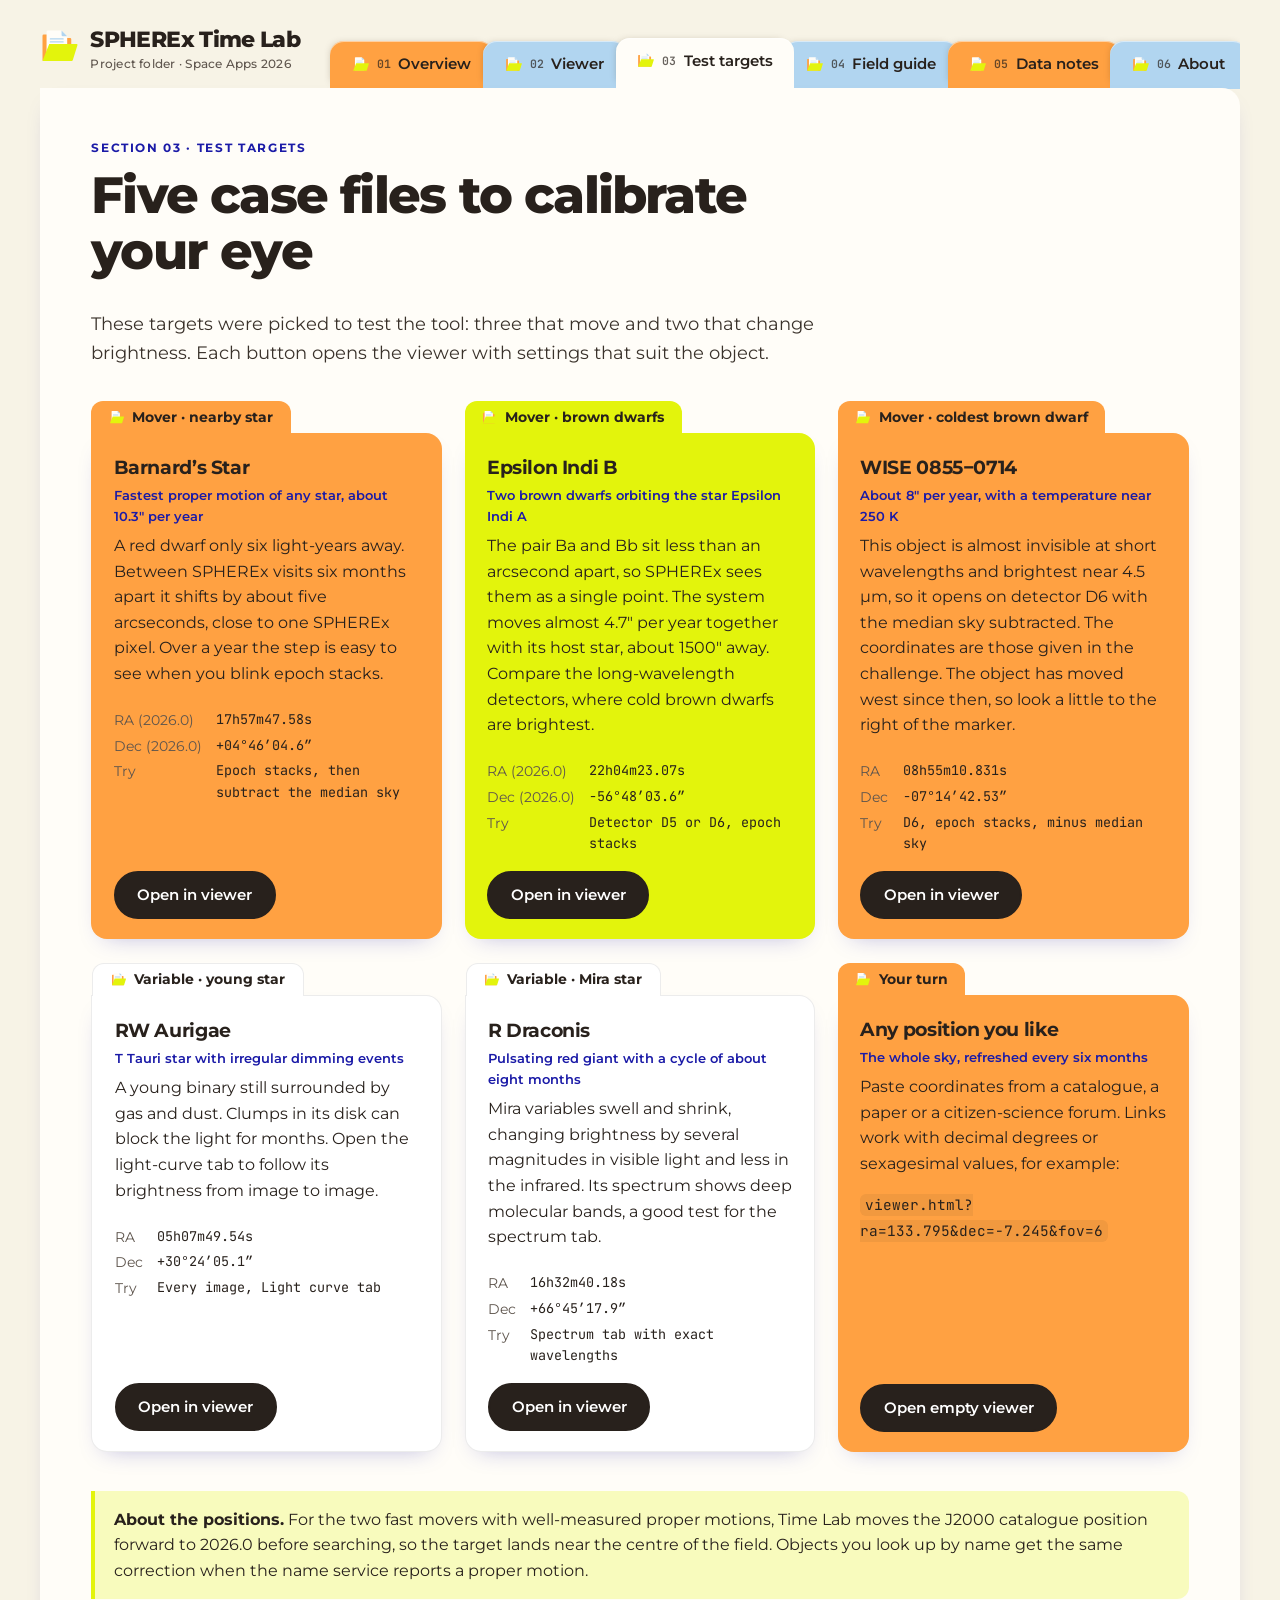
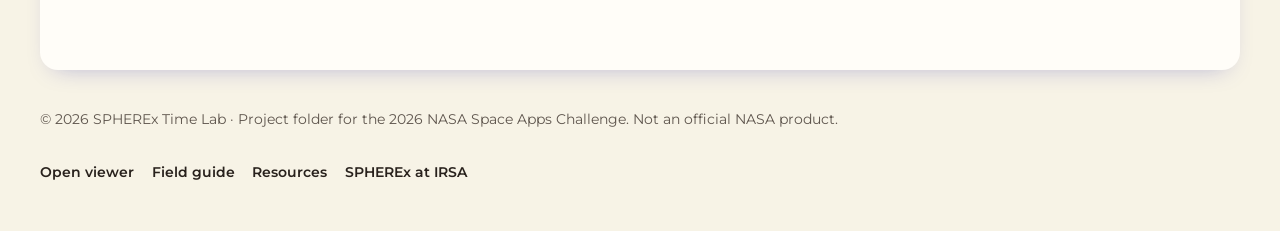
<file: targets.html>
<!DOCTYPE html>
<html lang="en">
<head>
  <meta charset="utf-8">
  <meta name="viewport" content="width=device-width, initial-scale=1">
  <title>Test targets · SPHEREx Time Lab</title>
  <meta name="description" content="Barnard's Star, Epsilon Indi B, WISE 0855, RW Aurigae and R Draconis, each one click away in the SPHEREx viewer.">
  <meta property="og:title" content="Test targets · SPHEREx Time Lab">
  <meta property="og:description" content="Barnard's Star, Epsilon Indi B, WISE 0855, RW Aurigae and R Draconis, each one click away in the SPHEREx viewer.">
  <meta name="theme-color" content="#e5ecd4">
  <link rel="icon" href="favicon.svg" type="image/svg+xml">
  <link rel="preconnect" href="https://fonts.googleapis.com">
  <link rel="preconnect" href="https://fonts.gstatic.com" crossorigin>
  <link href="https://fonts.googleapis.com/css2?family=Montserrat:wght@400;500;600;700;800&family=JetBrains+Mono:wght@400;600&display=swap" rel="stylesheet">
  <link rel="stylesheet" href="style.css">
</head>
<body>
  <a class="skip" href="#main">Skip to content</a>
  <header class="site-header">
    <div class="wrap header-row">
      <a class="brand" href="index.html">
        <img src="folder.svg" alt="" width="40" height="40">
        <span><b>SPHEREx Time Lab</b><small>Project folder · Space Apps 2026</small></span>
      </a>
      <nav class="tabs" aria-label="Main">
        <a class="tab" href="index.html"><span class="tab-no">01</span>Overview</a>
        <a class="tab" href="viewer.html"><span class="tab-no">02</span>Viewer</a>
        <a class="tab active" href="targets.html" aria-current="page"><span class="tab-no">03</span>Test targets</a>
        <a class="tab" href="guide.html"><span class="tab-no">04</span>Field guide</a>
        <a class="tab" href="data.html"><span class="tab-no">05</span>Data notes</a>
        <a class="tab" href="about.html"><span class="tab-no">06</span>About</a>
      </nav>
    </div>
  </header>

  <div class="wrap">
    <main id="main" class="sheet">
      <div class="page-intro">
        <p class="eyebrow">Section 03 · Test targets</p>
        <h1 style="font-size:clamp(2rem,4.4vw,3.2rem)">Five case files to calibrate your eye</h1>
        <p class="lead">These targets were picked to test the tool: three that move and two that change brightness. Each button opens the viewer with settings that suit the object.</p>
      </div>

      <div class="grid two">
        <article class="folder target-card"><span class="label">Mover · nearby star</span>
          <h3>Barnard’s Star</h3>
          <p class="kind">Fastest proper motion of any star, about 10.3″ per year</p>
          <p>A red dwarf only six light-years away. Between SPHEREx visits six months apart it shifts by about five arcseconds, close to one SPHEREx pixel. Over a year the step is easy to see when you blink epoch stacks.</p>
          <dl>
            <dt>RA (2026.0)</dt><dd>17h57m47.58s</dd>
            <dt>Dec (2026.0)</dt><dd>+04°46′04.6″</dd>
            <dt>Try</dt><dd>Epoch stacks, then subtract the median sky</dd>
          </dl>
          <a class="btn" href="viewer.html?target=barnard">Open in viewer</a>
        </article>

        <article class="folder green target-card"><span class="label">Mover · brown dwarfs</span>
          <h3>Epsilon Indi B</h3>
          <p class="kind">Two brown dwarfs orbiting the star Epsilon Indi A</p>
          <p>The pair Ba and Bb sit less than an arcsecond apart, so SPHEREx sees them as a single point. The system moves almost 4.7″ per year together with its host star, about 1500″ away. Compare the long-wavelength detectors, where cold brown dwarfs are brightest.</p>
          <dl>
            <dt>RA (2026.0)</dt><dd>22h04m23.07s</dd>
            <dt>Dec (2026.0)</dt><dd>−56°48′03.6″</dd>
            <dt>Try</dt><dd>Detector D5 or D6, epoch stacks</dd>
          </dl>
          <a class="btn" href="viewer.html?target=eps-indi-b">Open in viewer</a>
        </article>

        <article class="folder target-card"><span class="label">Mover · coldest brown dwarf</span>
          <h3>WISE 0855−0714</h3>
          <p class="kind">About 8″ per year, with a temperature near 250 K</p>
          <p>This object is almost invisible at short wavelengths and brightest near 4.5 µm, so it opens on detector D6 with the median sky subtracted. The coordinates are those given in the challenge. The object has moved west since then, so look a little to the right of the marker.</p>
          <dl>
            <dt>RA</dt><dd>08h55m10.831s</dd>
            <dt>Dec</dt><dd>−07°14′42.53″</dd>
            <dt>Try</dt><dd>D6, epoch stacks, minus median sky</dd>
          </dl>
          <a class="btn" href="viewer.html?target=wise0855">Open in viewer</a>
        </article>

        <article class="folder paper target-card"><span class="label">Variable · young star</span>
          <h3>RW Aurigae</h3>
          <p class="kind">T Tauri star with irregular dimming events</p>
          <p>A young binary still surrounded by gas and dust. Clumps in its disk can block the light for months. Open the light-curve tab to follow its brightness from image to image.</p>
          <dl>
            <dt>RA</dt><dd>05h07m49.54s</dd>
            <dt>Dec</dt><dd>+30°24′05.1″</dd>
            <dt>Try</dt><dd>Every image, Light curve tab</dd>
          </dl>
          <a class="btn" href="viewer.html?target=rw-aur">Open in viewer</a>
        </article>

        <article class="folder paper target-card"><span class="label">Variable · Mira star</span>
          <h3>R Draconis</h3>
          <p class="kind">Pulsating red giant with a cycle of about eight months</p>
          <p>Mira variables swell and shrink, changing brightness by several magnitudes in visible light and less in the infrared. Its spectrum shows deep molecular bands, a good test for the spectrum tab.</p>
          <dl>
            <dt>RA</dt><dd>16h32m40.18s</dd>
            <dt>Dec</dt><dd>+66°45′17.9″</dd>
            <dt>Try</dt><dd>Spectrum tab with exact wavelengths</dd>
          </dl>
          <a class="btn" href="viewer.html?target=r-dra&amp;precise=1">Open in viewer</a>
        </article>

        <article class="folder target-card"><span class="label">Your turn</span>
          <h3>Any position you like</h3>
          <p class="kind">The whole sky, refreshed every six months</p>
          <p>Paste coordinates from a catalogue, a paper or a citizen-science forum. Links work with decimal degrees or sexagesimal values, for example:</p>
          <p><code>viewer.html?ra=133.795&amp;dec=-7.245&amp;fov=6</code></p>
          <a class="btn" href="viewer.html">Open empty viewer</a>
        </article>
      </div>

      <div class="callout" style="margin-top:2.4rem">
        <p><strong>About the positions.</strong> For the two fast movers with well-measured proper motions, Time Lab moves the J2000 catalogue position forward to 2026.0 before searching, so the target lands near the centre of the field. Objects you look up by name get the same correction when the name service reports a proper motion.</p>
      </div>

    </main>
  </div>

  <footer class="site-footer">
    <div class="wrap footer-row">
      <p>© <span data-year>2026</span> SPHEREx Time Lab · Project folder for the 2026 NASA Space Apps Challenge. Not an official NASA product.</p>
      <nav aria-label="Footer">
        <a href="viewer.html">Open viewer</a>
        <a href="guide.html">Field guide</a>
        <a href="data.html#resources">Resources</a>
        <a href="https://irsa.ipac.caltech.edu/Missions/spherex.html" rel="noopener">SPHEREx at IRSA</a>
      </nav>
    </div>
  </footer>
  <script src="common.js" defer></script>
</body>
</html>
</file>
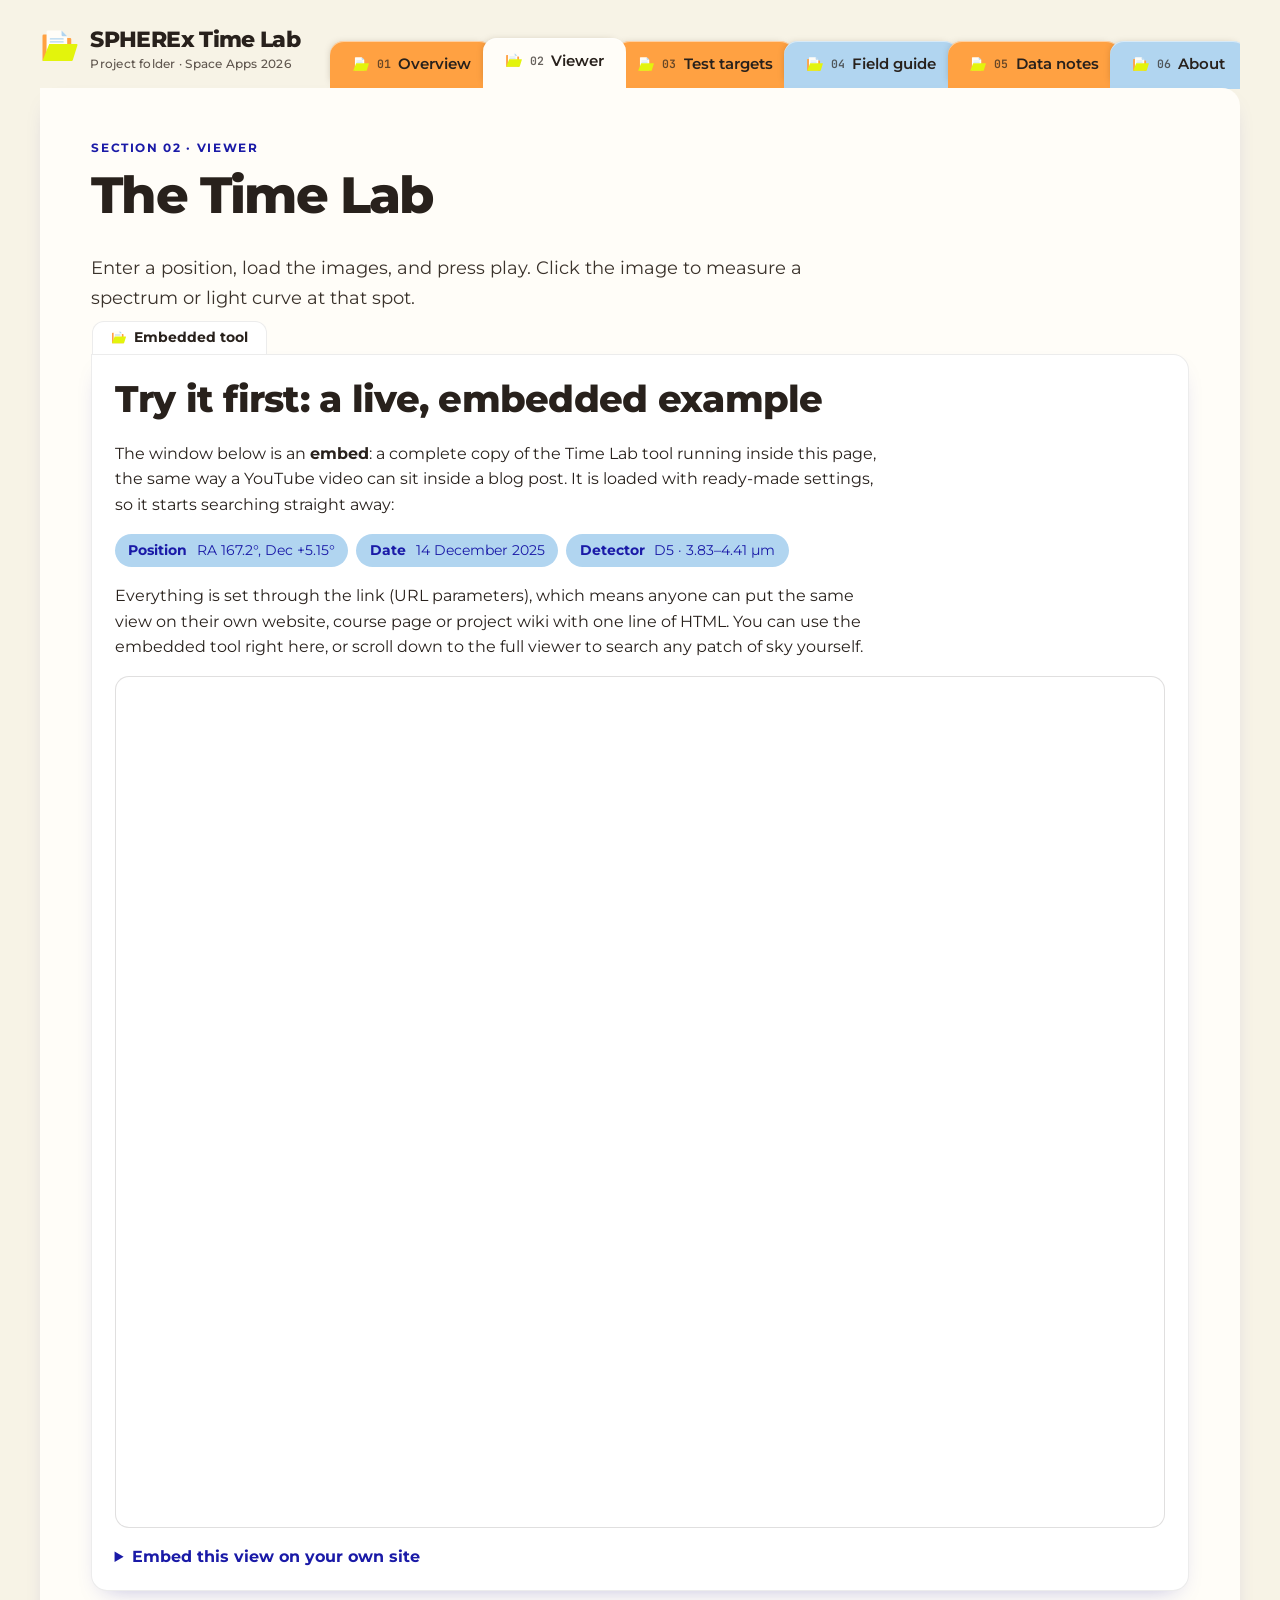
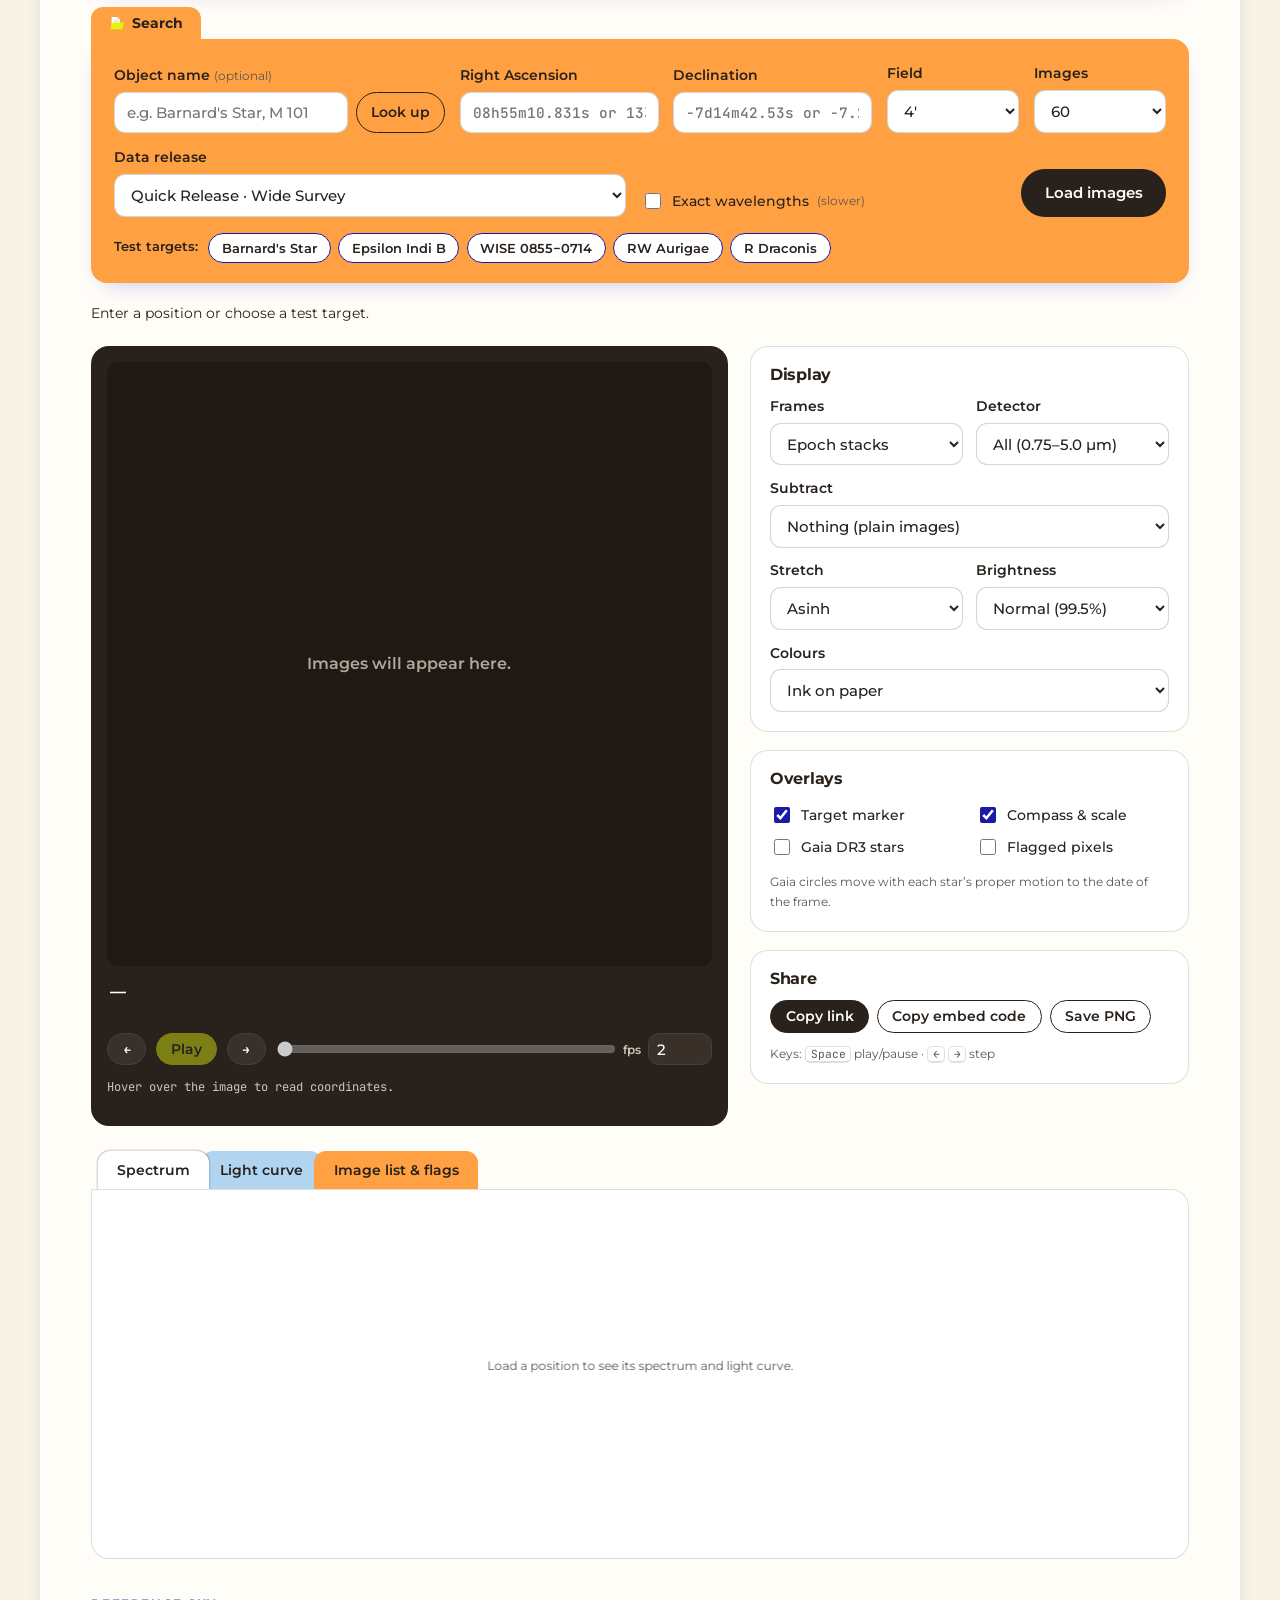
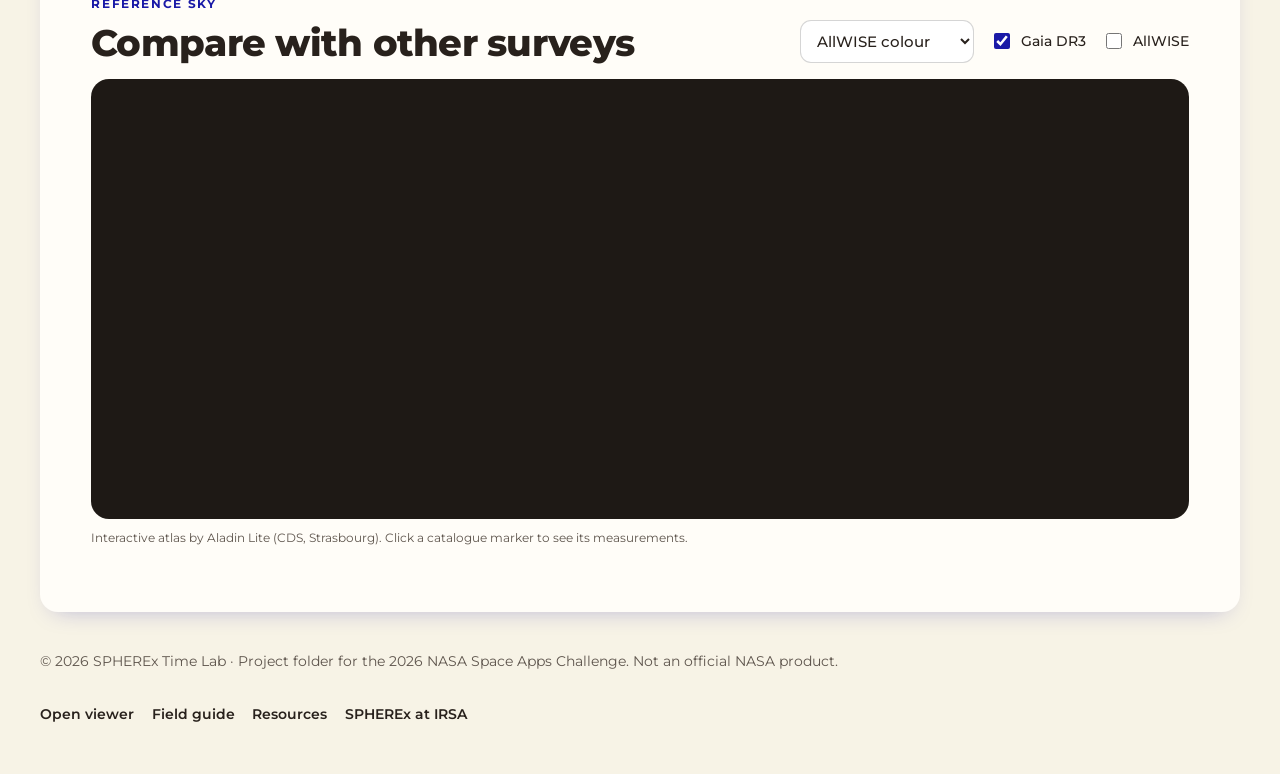
<file: viewer.html>
<!DOCTYPE html>
<html lang="en">
<head>
  <meta charset="utf-8">
  <meta name="viewport" content="width=device-width, initial-scale=1">
  <title>Viewer · SPHEREx Time Lab</title>
  <meta name="description" content="Enter sky coordinates and play SPHEREx images as an animation, with stacking, difference imaging, spectra and Gaia overlays.">
  <meta property="og:title" content="Viewer · SPHEREx Time Lab">
  <meta property="og:description" content="Enter sky coordinates and play SPHEREx images as an animation, with stacking, difference imaging, spectra and Gaia overlays.">
  <meta name="theme-color" content="#e5ecd4">
  <link rel="icon" href="favicon.svg" type="image/svg+xml">
  <link rel="preconnect" href="https://fonts.googleapis.com">
  <link rel="preconnect" href="https://fonts.gstatic.com" crossorigin>
  <link href="https://fonts.googleapis.com/css2?family=Montserrat:wght@400;500;600;700;800&family=JetBrains+Mono:wght@400;600&display=swap" rel="stylesheet">
  <link rel="stylesheet" href="style.css">
  <script src="https://aladin.cds.unistra.fr/AladinLite/api/v3/latest/aladin.js" charset="utf-8"></script>
</head>
<body>
  <a class="skip" href="#main">Skip to content</a>
  <header class="site-header">
    <div class="wrap header-row">
      <a class="brand" href="index.html">
        <img src="folder.svg" alt="" width="40" height="40">
        <span><b>SPHEREx Time Lab</b><small>Project folder · Space Apps 2026</small></span>
      </a>
      <nav class="tabs" aria-label="Main">
        <a class="tab" href="index.html"><span class="tab-no">01</span>Overview</a>
        <a class="tab active" href="viewer.html" aria-current="page"><span class="tab-no">02</span>Viewer</a>
        <a class="tab" href="targets.html"><span class="tab-no">03</span>Test targets</a>
        <a class="tab" href="guide.html"><span class="tab-no">04</span>Field guide</a>
        <a class="tab" href="data.html"><span class="tab-no">05</span>Data notes</a>
        <a class="tab" href="about.html"><span class="tab-no">06</span>About</a>
      </nav>
    </div>
  </header>

  <div class="wrap">
    <main id="main" class="sheet">
      <div class="page-intro">
        <p class="eyebrow">Section 02 · Viewer</p>
        <h1 style="font-size:clamp(2rem,4.4vw,3.2rem)">The Time Lab</h1>
        <p class="lead">Enter a position, load the images, and press play. Click the image to measure a spectrum or light curve at that spot.</p>
      </div>

      <section class="folder paper embed-intro">
        <span class="label">Embedded tool</span>
        <h2>Try it first: a live, embedded example</h2>
        <p>The window below is an <strong>embed</strong>: a complete copy of the Time Lab tool running inside this page, the same way a YouTube video can sit inside a blog post. It is loaded with ready-made settings, so it starts searching straight away:</p>
        <ul class="embed-facts">
          <li><b>Position</b> RA 167.2°, Dec +5.15°</li>
          <li><b>Date</b> 14 December 2025</li>
          <li><b>Detector</b> D5 · 3.83–4.41 µm</li>
        </ul>
        <p>Everything is set through the link (URL parameters), which means anyone can put the same view on their own website, course page or project wiki with one line of HTML. You can use the embedded tool right here, or scroll down to the full viewer to search any patch of sky yourself.</p>
        <div class="embed-frame">
          <iframe title="SPHEREx Time Lab"
            src="https://romantkachenko-dev.github.io/spherex-time-lab-source/?ra=167.2&amp;dec=5.15&amp;start=2025-12-14&amp;end=2025-12-14&amp;detector=5&amp;search=1&amp;embed=1&amp;lang=en"
            loading="lazy" allowfullscreen></iframe>
        </div>
        <details class="embed-code">
          <summary>Embed this view on your own site</summary>
          <p>Copy this code and paste it into any HTML page:</p>
          <pre><code>&lt;iframe title="SPHEREx Time Lab"
  src="https://romantkachenko-dev.github.io/spherex-time-lab-source/?ra=167.2&amp;amp;dec=5.15&amp;amp;start=2025-12-14&amp;amp;end=2025-12-14&amp;amp;detector=5&amp;amp;search=1&amp;amp;embed=1&amp;amp;lang=en"
  width="100%" height="850" loading="lazy"&gt;&lt;/iframe&gt;</code></pre>
        </details>
      </section>

      
      <form id="search-form" class="folder search-folder" autocomplete="off">
        <span class="label">Search</span>
        <div class="search-grid">
          <div class="name-wrap">
            <label for="target-name">Object name <span class="hint">(optional)</span></label>
            <div class="name-field">
              <input id="target-name" type="text" placeholder="e.g. Barnard's Star, M 101">
              <button id="resolve-btn" class="btn small ghost" type="button">Look up</button>
            </div>
          </div>
          <div>
            <label for="ra">Right Ascension</label>
            <input id="ra" class="mono" type="text" placeholder="08h55m10.831s or 133.795" required>
          </div>
          <div>
            <label for="dec">Declination</label>
            <input id="dec" class="mono" type="text" placeholder="-7d14m42.53s or -7.245" required>
          </div>
          <div>
            <label for="fov">Field</label>
            <select id="fov">
              <option value="2">2′</option>
              <option value="3">3′</option>
              <option value="4">4′</option>
              <option value="6">6′</option>
              <option value="10">10′</option>
              <option value="15">15′</option>
              <option value="30">30′</option>
            </select>
          </div>
          <div>
            <label for="max-images">Images</label>
            <select id="max-images">
              <option value="30">30</option>
              <option value="60">60</option>
              <option value="120">120</option>
              <option value="240">240</option>
              <option value="all">All</option>
            </select>
          </div>
        </div>
        <div class="search-more">
          <div>
            <label for="collection">Data release</label>
            <select id="collection"></select>
          </div>
          <div>
            <label class="check" for="precise"><input id="precise" type="checkbox"> Exact wavelengths <span class="hint">(slower)</span></label>
          </div>
          <button class="btn" type="submit">Load images</button>
        </div>
        <div class="presets" id="presets"><span>Test targets:</span></div>
      </form>

      <div class="status-bar">
        <p id="status" role="status" aria-live="polite">Enter a position or choose a test target.</p>
        <div id="progress" class="progress" hidden><span></span></div>
        <a id="irsa-link" class="btn small ghost" target="_blank" rel="noopener" hidden>Image list at IRSA</a>
      </div>

      <div class="viewer-grid">
        <div class="stage-wrap">
          <div class="stage" id="stage">
            <canvas id="sky" aria-label="SPHEREx image of the selected sky region"></canvas>
            <div class="stage-empty" id="stage-empty">Images will appear here.</div>
          </div>
          <div class="frame-info"><span id="frame-label">—</span></div>
          <p id="frame-sub"></p>
          <div class="player">
            <button id="prev" class="btn small" type="button" aria-label="Previous frame">←</button>
            <button id="play" class="btn small green" type="button" aria-pressed="false" disabled>Play</button>
            <button id="next" class="btn small" type="button" aria-label="Next frame">→</button>
            <input id="frame-slider" type="range" min="0" max="0" value="0" aria-label="Frame" disabled>
            <label for="fps">fps <input id="fps" type="number" min="0.5" max="12" step="0.5" value="2"></label>
          </div>
          <p id="readout">Hover over the image to read coordinates.</p>
        </div>

        <div>
          <div class="panel">
            <h3>Display</h3>
            <div class="controls">
              <div>
                <label for="mode">Frames</label>
                <select id="mode">
                  <option value="epochs">Epoch stacks</option>
                  <option value="frames">Every image</option>
                </select>
              </div>
              <div>
                <label for="detector">Detector</label>
                <select id="detector">
                  <option value="all">All (0.75–5.0 µm)</option>
                  <option value="1">D1 · 0.75–1.09 µm</option>
                  <option value="2">D2 · 1.10–1.62 µm</option>
                  <option value="3">D3 · 1.63–2.41 µm</option>
                  <option value="4">D4 · 2.42–3.82 µm</option>
                  <option value="5">D5 · 3.83–4.41 µm</option>
                  <option value="6">D6 · 4.42–5.00 µm</option>
                </select>
              </div>
              <div class="full">
                <label for="difference">Subtract</label>
                <select id="difference">
                  <option value="none">Nothing (plain images)</option>
                  <option value="median">Median sky of all frames</option>
                  <option value="first">First frame</option>
                  <option value="prev">Previous frame</option>
                </select>
              </div>
              <div>
                <label for="stretch">Stretch</label>
                <select id="stretch">
                  <option value="asinh">Asinh</option>
                  <option value="sqrt">Square root</option>
                  <option value="linear">Linear</option>
                </select>
              </div>
              <div>
                <label for="clip">Brightness</label>
                <select id="clip">
                  <option value="99">Bright (99%)</option>
                  <option value="99.5" selected>Normal (99.5%)</option>
                  <option value="99.9">Soft (99.9%)</option>
                </select>
              </div>
              <div class="full">
                <label for="colormap">Colours</label>
                <select id="colormap">
                  <option value="inverted">Ink on paper</option>
                  <option value="gray">Greyscale</option>
                  <option value="heat">Heat</option>
                  <option value="green">Night green</option>
                  <option value="diverging">Blue–red (for differences)</option>
                </select>
              </div>
            </div>
          </div>

          <div class="panel">
            <h3>Overlays</h3>
            <div class="overlays">
              <label class="check"><input id="ov-cross" type="checkbox" checked> Target marker</label>
              <label class="check"><input id="ov-compass" type="checkbox" checked> Compass &amp; scale</label>
              <label class="check"><input id="ov-gaia" type="checkbox"> Gaia DR3 stars</label>
              <label class="check"><input id="ov-flags" type="checkbox"> Flagged pixels</label>
            </div>
            <p class="hint" style="margin:.6rem 0 0">Gaia circles move with each star’s proper motion to the date of the frame.</p>
          </div>

          <div class="panel">
            <h3>Share</h3>
            <div class="share-row">
              <button id="copy-link" class="btn small" type="button">Copy link</button>
              <button id="copy-embed" class="btn small ghost" type="button">Copy embed code</button>
              <button id="save-png" class="btn small ghost" type="button">Save PNG</button>
            </div>
            <p class="hint" style="margin:.7rem 0 0">Keys: <kbd>Space</kbd> play/pause · <kbd>←</kbd> <kbd>→</kbd> step</p>
          </div>
        </div>
      </div>

      <section class="analysis" aria-label="Measurements">
        <div class="analysis-tabs" role="tablist">
          <button type="button" class="active" data-chart="spectrum">Spectrum</button>
          <button type="button" data-chart="lightcurve">Light curve</button>
          <button type="button" data-chart="table">Image list &amp; flags</button>
        </div>
        <div class="analysis-body">
          <div id="chart-panel">
            <canvas id="chart"></canvas>
            <div id="chart-note"></div>
          </div>
          <div id="meta-panel" class="table-wrap" hidden>
            <table>
              <thead><tr><th>#</th><th>Date (UTC)</th><th>Epoch</th><th>Det.</th><th>λ (µm)</th><th>Flagged</th><th>Flag bits at probe</th><th>Data</th></tr></thead>
              <tbody id="meta-body"><tr><td colspan="8" class="muted">No images loaded.</td></tr></tbody>
            </table>
            <p class="hint" style="padding:.6rem .8rem;margin:0">* wavelength at the centre of the detector band. Flag bit meanings are listed in the SPHEREx Explanatory Supplement (see the Data page).</p>
          </div>
        </div>
      </section>
      
      <section class="aladin-section" id="aladin-section">
        <div class="aladin-head">
          <div>
            <p class="eyebrow">Reference sky</p>
            <h2 style="margin:0">Compare with other surveys</h2>
          </div>
          <div class="controls-inline">
            <select id="aladin-survey" aria-label="Background survey"></select>
            <label class="check"><input id="aladin-gaia" type="checkbox" checked> Gaia DR3</label>
            <label class="check"><input id="aladin-wise" type="checkbox"> AllWISE</label>
          </div>
        </div>
        <div id="aladin-lite"></div>
        <p class="hint" style="margin-top:.6rem">Interactive atlas by Aladin Lite (CDS, Strasbourg). Click a catalogue marker to see its measurements.</p>
      </section>

    </main>
  </div>

  <footer class="site-footer">
    <div class="wrap footer-row">
      <p>© <span data-year>2026</span> SPHEREx Time Lab · Project folder for the 2026 NASA Space Apps Challenge. Not an official NASA product.</p>
      <nav aria-label="Footer">
        <a href="viewer.html">Open viewer</a>
        <a href="guide.html">Field guide</a>
        <a href="data.html#resources">Resources</a>
        <a href="https://irsa.ipac.caltech.edu/Missions/spherex.html" rel="noopener">SPHEREx at IRSA</a>
      </nav>
    </div>
  </footer>
  <script src="common.js" defer></script>
  <script type="module" src="viewer.js"></script>
</body>
</html>
</file>
<file: style.css>
:root {
  --bg: #F7F3E6;
  --paper: #FFFDF8;
  --paper-2: #FFFFFF;
  --kraft: #FFA142;
  --kraft-2: #B1D5F0;
  --kraft-edge: #1A1AA7;
  --green: #E3F40C;
  --green-2: #D2E30A;
  --green-dark: #1A1AA7;
  --ink: #28211C;
  --muted: #5E554D;
  --line: rgba(40, 33, 28, 0.14);
  --night: #28211C;
  --radius: 18px;
  --shadow: 0 10px 24px -14px rgba(26, 26, 167, 0.35);
  --font: 'Montserrat', system-ui, -apple-system, 'Segoe UI', sans-serif;
  --display: 'Montserrat', system-ui, sans-serif;
  --mono: 'JetBrains Mono', ui-monospace, SFMono-Regular, Menlo, monospace;
}

* { box-sizing: border-box; }
[hidden] { display: none !important; }
html { scroll-behavior: smooth; }
body {
  margin: 0;
  font-family: var(--font);
  color: var(--ink);
  background: var(--bg);
  line-height: 1.6;
  -webkit-font-smoothing: antialiased;
}
img { max-width: 100%; display: block; }
a { color: var(--green-dark); text-underline-offset: 3px; }
a:hover { color: var(--ink); }
h1, h2, h3, h4 { font-family: var(--display); line-height: 1.08; letter-spacing: -0.02em; margin: 0 0 .6em; }
h1 { font-size: clamp(2.4rem, 5.6vw, 4.4rem); font-weight: 800; letter-spacing: -0.035em; }
h2 { font-size: clamp(1.6rem, 3vw, 2.3rem); font-weight: 800; }
h3 { font-size: 1.2rem; font-weight: 700; }
p { margin: 0 0 1em; }
code, kbd, .mono { font-family: var(--mono); font-size: .9em; }
code { background: rgba(22,22,22,.06); padding: .1em .35em; border-radius: 6px; }
kbd { border: 1px solid var(--line); border-bottom-width: 2px; padding: 0 .4em; border-radius: 5px; background: var(--paper-2); }
.muted { color: var(--muted); }
.wrap { width: min(1200px, 100% - 2.5rem); margin-inline: auto; }
.skip { position: absolute; left: -999px; }
.skip:focus { left: 1rem; top: 1rem; z-index: 10; background: var(--ink); color: #fff; padding: .5rem 1rem; border-radius: 8px; }

/* ---------- header with folder tabs ---------- */
.site-header { padding-top: 1.4rem; }
.header-row { display: flex; align-items: flex-end; justify-content: space-between; gap: 1.5rem; }
.brand { display: flex; align-items: center; gap: .65rem; text-decoration: none; color: var(--ink); padding-bottom: .9rem; flex-shrink: 0; }
.brand img { width: 40px; height: 40px; }
.brand b { font-family: var(--display); font-size: 1.35rem; font-weight: 800; letter-spacing: -0.03em; }
.brand small { display: block; font-size: .72rem; color: var(--muted); font-weight: 500; letter-spacing: .02em; margin-top: -2px; }

.tabs { display: flex; align-items: flex-end; overflow-x: auto; scrollbar-width: none; padding: .6rem .4rem 0; margin-bottom: -1px; }
.tabs::-webkit-scrollbar { display: none; }
.tab {
  position: relative;
  display: inline-flex; align-items: center; gap: .45rem;
  padding: .7rem 1.35rem .75rem;
  margin-right: -10px;
  background: var(--kraft);
  color: var(--ink);
  text-decoration: none;
  font-weight: 600;
  font-size: .95rem;
  white-space: nowrap;
  border-radius: 14px 14px 0 0;
  box-shadow: inset 0 1px 0 rgba(255,255,255,.5), -3px -2px 8px -6px rgba(60,40,10,.4);
  transition: transform .15s ease, background .15s ease;
}
.tab:nth-child(even) { background: var(--kraft-2); }
.tab::before { content: ''; width: 18px; height: 18px; background: url('folder.svg') center / contain no-repeat; }
.tab:hover { transform: translateY(-3px); color: var(--ink); }
.tab-no { font-family: var(--mono); font-size: .72rem; font-weight: 600; opacity: .7; }
.tab.active { background: var(--paper); z-index: 2; padding-bottom: .95rem; transform: none; }

.sheet {
  position: relative;
  background: var(--paper);
  border-radius: 0 var(--radius) var(--radius) var(--radius);
  box-shadow: var(--shadow);
  padding: clamp(1.4rem, 4vw, 3.2rem);
  min-height: 60vh;
}

/* ---------- buttons, chips, forms ---------- */
.btn {
  display: inline-flex; align-items: center; justify-content: center; gap: .5rem;
  padding: .78rem 1.35rem;
  border-radius: 999px;
  border: 2px solid var(--ink);
  background: var(--ink); color: #fff;
  font: 600 .95rem var(--font);
  text-decoration: none;
  cursor: pointer;
  transition: transform .12s ease, background .12s ease;
}
.btn:hover { transform: translateY(-1px); color: #fff; background: #1A1AA7; }
.btn:disabled { opacity: .45; cursor: not-allowed; transform: none; }
.btn.ghost { background: transparent; color: var(--ink); }
.btn.ghost:hover { background: rgba(22,22,22,.06); color: var(--ink); }
.btn.green { background: var(--green); border-color: var(--green); color: var(--ink); }
.btn.green:hover { background: var(--green-2); }
.btn.small { padding: .45rem .9rem; font-size: .85rem; border-width: 1.5px; }
.btn-row { display: flex; flex-wrap: wrap; gap: .7rem; }

.chip {
  border: 1.5px solid var(--kraft-edge);
  background: var(--paper-2);
  color: var(--ink);
  font: 600 .82rem var(--font);
  padding: .38rem .8rem;
  border-radius: 999px;
  cursor: pointer;
}
.chip:hover { background: var(--kraft); }

label { font-weight: 600; font-size: .85rem; display: block; margin-bottom: .3rem; }
.hint { font-size: .78rem; color: var(--muted); font-weight: 400; }
input[type=text], input[type=number], select {
  width: 100%;
  font: 500 .95rem var(--font);
  color: var(--ink);
  background: var(--paper-2);
  border: 1.5px solid rgba(22,22,22,.18);
  border-radius: 11px;
  padding: .62rem .75rem;
}
input.mono { font-family: var(--mono); font-size: .9rem; }
input:focus, select:focus, button:focus-visible, a:focus-visible { outline: 3px solid rgba(26,26,167,.45); outline-offset: 1px; }
input[type=range] { width: 100%; accent-color: var(--green-dark); }
.check { display: flex; align-items: center; gap: .5rem; font-weight: 500; font-size: .88rem; margin: .25rem 0; cursor: pointer; }
.check input { accent-color: var(--green-dark); width: 16px; height: 16px; }

/* ---------- folder cards ---------- */
.folder {
  position: relative;
  background: var(--kraft);
  border-radius: 0 16px 16px 16px;
  padding: 1.5rem 1.4rem 1.3rem;
  margin-top: 2.1rem;
  box-shadow: var(--shadow);
}
.folder > .label {
  position: absolute; left: 0; top: -2rem;
  height: 2.05rem;
  display: inline-flex; align-items: center;
  padding: 0 1.1rem;
  background: inherit;
  border-radius: 12px 12px 0 0;
  font-weight: 700; font-size: .85rem;
  white-space: nowrap;
  gap: .45rem;
}
.folder > .label::before { content: ''; width: 16px; height: 16px; background: url('folder.svg') center / contain no-repeat; }
.folder.green { background: var(--green); }
.folder.paper { background: var(--paper-2); border: 1.5px solid rgba(22,22,22,.08); }
.folder.paper > .label { border: 1.5px solid rgba(22,22,22,.08); border-bottom: 0; top: calc(-2rem - 1.5px); }
.folder h3 { margin-bottom: .35em; }
.folder p:last-child { margin-bottom: 0; }

.grid { display: grid; gap: 1.4rem; }
.grid.two { grid-template-columns: repeat(auto-fit, minmax(300px, 1fr)); }
.grid.three { grid-template-columns: repeat(auto-fit, minmax(250px, 1fr)); }

section + section { margin-top: clamp(2.5rem, 6vw, 4.5rem); }
.eyebrow { text-transform: uppercase; letter-spacing: .14em; font-size: .74rem; font-weight: 700; color: var(--green-dark); margin-bottom: .6rem; }
.lead { font-size: 1.15rem; color: #3A322B; max-width: 62ch; }
.page-intro { max-width: 760px; margin-bottom: 2rem; }

/* ---------- home hero: stacked folders ---------- */
.hero { display: grid; grid-template-columns: 1.05fr 1fr; gap: clamp(1.5rem, 4vw, 3.5rem); align-items: center; }
.hero h1 span { display: block; }
.hero h1 span + span { color: var(--green-dark); }
.hero .lead { margin: 1.2rem 0 1.8rem; }

.hero-folder { position: relative; width: 100%; max-width: 500px; aspect-ratio: 1 / .92; justify-self: center; }
.hf-back { position: absolute; left: 4%; top: 12%; width: 78%; height: 80%; background: var(--kraft); border-radius: 22px; }
.hf-back::before { content: ''; position: absolute; left: 0; top: -9%; width: 30%; height: 14%; background: inherit; border-radius: 18px 18px 0 0; }
.hf-paper { position: absolute; left: 14%; top: 0; width: 62%; height: 76%; background: var(--paper-2); border-radius: 18px; padding: 7% 9% 0; box-shadow: 0 6px 18px -10px rgba(40,33,28,.35); clip-path: polygon(0 0, 78% 0, 100% 18%, 100% 100%, 0 100%); }
.hf-fold { position: absolute; right: 0; top: 0; width: 22%; height: 18%; background: var(--kraft-2); border-bottom-left-radius: 14px; }
.hf-title { font-family: var(--mono); font-size: .72rem; letter-spacing: .14em; text-transform: uppercase; color: var(--muted); margin: 0 0 .6rem; }
.hf-paper ul { list-style: none; margin: 0; padding: 0; display: grid; gap: .35rem; }
.hf-paper li a { display: inline-flex; gap: .45rem; font-weight: 700; font-size: .82rem; color: var(--green-dark); padding: .28rem .7rem; background: var(--kraft-2); border-radius: 999px; text-decoration: none; }
.hf-paper li a:hover { background: var(--green); color: var(--ink); }
.hf-paper li b { font-family: var(--mono); font-weight: 600; }
.hf-front { pointer-events: none; }
.hf-front {
  position: absolute; left: 0; right: 0; bottom: 6%; height: 40%;
  background: var(--green);
  clip-path: polygon(16% 0, 100% 0, 85% 100%, 0 100%);
  border-radius: 14px;
  padding: 7% 18% 6% 20%;
  display: flex; flex-direction: column; justify-content: space-between;
  filter: drop-shadow(0 14px 20px rgba(26,26,167,.25));
}
.hf-front strong { font-family: var(--display); font-size: clamp(1.35rem, 2.6vw, 2rem); line-height: 1.05; letter-spacing: -0.03em; font-weight: 800; }
.hf-front .line { display: flex; align-items: flex-end; gap: .8rem; font-size: .85rem; font-weight: 500; line-height: 1.2; margin-left: -6%; }
.hf-front .line::after { content: ''; flex: 1; border-bottom: 1.5px solid rgba(40,33,28,.55); margin-bottom: .25rem; }

.steps { counter-reset: s; display: grid; gap: 1.2rem; grid-template-columns: repeat(auto-fit, minmax(230px, 1fr)); }
.steps .folder::before {
  counter-increment: s; content: counter(s, decimal-leading-zero);
  font-family: var(--display); font-weight: 800; font-size: 2.6rem; line-height: 1; display: block; margin-bottom: .6rem; letter-spacing: -0.04em;
}

.band {
  background: var(--night); color: #F7F3E6; border-radius: var(--radius);
  padding: clamp(1.6rem, 4vw, 3rem);
  display: grid; grid-template-columns: 1.2fr 1fr; gap: 2rem; align-items: center;
}
.band h2 { color: #fff; }
.band p { color: #E6DFCF; }
.band .btn.green { color: var(--ink); }
.blink-demo { position: relative; aspect-ratio: 1; max-width: 300px; justify-self: center; width: 100%; border-radius: 14px; overflow: hidden; background: #1E1915; }
.blink-demo i { position: absolute; border-radius: 50%; background: #f4f1e6; box-shadow: 0 0 8px rgba(255,255,255,.6); }
.blink-demo .mover { width: 9px; height: 9px; background: #E3F40C; box-shadow: 0 0 12px #E3F40C; animation: hop 2.4s steps(1) infinite; }
@keyframes hop { 0% { left: 40%; top: 58%; } 33% { left: 47%; top: 52%; } 66% { left: 54%; top: 46%; } }
.blink-demo span { position: absolute; left: 10px; bottom: 8px; font: 600 .72rem var(--mono); color: #b8b39f; }

/* ---------- page sections ---------- */
.prose { max-width: 760px; }
.prose h2 { margin-top: 2.4rem; }
.prose h3 { margin-top: 1.8rem; }
.prose ul, .prose ol { padding-left: 1.2rem; }
.prose li { margin-bottom: .35rem; }
.toc { display: flex; flex-wrap: wrap; gap: .5rem; margin: 0 0 2rem; }
.callout { border-left: 4px solid var(--green); background: rgba(227,244,12,.25); padding: 1rem 1.2rem; border-radius: 0 12px 12px 0; margin: 1.2rem 0; }
.callout p:last-child { margin: 0; }

table { width: 100%; border-collapse: collapse; font-size: .9rem; }
th, td { text-align: left; padding: .55rem .65rem; border-bottom: 1px solid var(--line); vertical-align: top; }
th { font-size: .76rem; text-transform: uppercase; letter-spacing: .06em; color: var(--muted); font-weight: 700; }
.table-wrap { overflow-x: auto; border-radius: 12px; border: 1.5px solid var(--line); background: var(--paper-2); }

.target-card { display: flex; flex-direction: column; }
.target-card .kind { font-size: .82rem; font-weight: 600; color: var(--green-dark); margin-bottom: .4rem; }
.target-card dl { display: grid; grid-template-columns: auto 1fr; gap: .2rem .9rem; margin: .4rem 0 1rem; font-size: .88rem; }
.target-card dt { color: var(--muted); }
.target-card dd { margin: 0; font-family: var(--mono); font-size: .84rem; }
.target-card .btn { margin-top: auto; align-self: flex-start; }

.resource-list { list-style: none; padding: 0; margin: 0; display: grid; gap: .8rem; }
.resource-list li { background: var(--paper-2); border: 1.5px solid var(--line); border-radius: 12px; padding: .9rem 1.1rem; }
.resource-list a { font-weight: 700; }
.resource-list p { margin: .2rem 0 0; font-size: .9rem; color: var(--muted); }

.checklist { list-style: none; padding: 0; }
.checklist li { padding-left: 2.1rem; position: relative; margin-bottom: .6rem; }
.checklist li::before { content: ''; position: absolute; left: 0; top: .15rem; width: 1.35rem; height: 1.35rem; background: url('check.svg') center / contain no-repeat; }

/* ---------- viewer ---------- */
.search-folder { margin-top: 2.2rem; }
.search-grid { display: grid; grid-template-columns: 2fr 1.2fr 1.2fr .8fr .8fr; gap: .9rem; align-items: end; }
.search-grid .name-field { display: flex; gap: .5rem; }
.search-grid .name-field input { flex: 1; }
.search-more { display: grid; grid-template-columns: 1.4fr 1fr auto; gap: .9rem; align-items: end; margin-top: .9rem; }
.presets { display: flex; flex-wrap: wrap; gap: .45rem; align-items: center; margin-top: 1rem; }
.presets > span { font-size: .8rem; font-weight: 600; margin-right: .2rem; }

.status-bar { display: flex; align-items: center; gap: 1rem; margin: 1.1rem 0 1.2rem; min-height: 1.6rem; flex-wrap: wrap; }
#status { font-size: .9rem; margin: 0; flex: 1; min-width: 240px; }
#status[data-kind=error] { color: #a3321f; font-weight: 600; }
#status[data-kind=warn] { color: #8a5a10; font-weight: 600; }
#status[data-kind=ok] { color: var(--green-dark); font-weight: 600; }
.progress { width: 220px; height: 8px; background: rgba(22,22,22,.1); border-radius: 99px; overflow: hidden; }
.progress span { display: block; height: 100%; width: 0; background: var(--green-dark); transition: width .2s; }

.viewer-grid { display: grid; grid-template-columns: minmax(0, 1.45fr) minmax(270px, 1fr); gap: 1.4rem; align-items: start; }
.stage-wrap { background: var(--night); border-radius: var(--radius); padding: 1rem; color: #F7F3E6; }
.stage { position: relative; aspect-ratio: 1; width: 100%; border-radius: 10px; overflow: hidden; background: #1E1915; }
.stage canvas { width: 100%; height: 100%; display: block; image-rendering: pixelated; cursor: crosshair; }
.stage-empty { position: absolute; inset: 0; display: grid; place-items: center; text-align: center; padding: 2rem; color: #B1A898; font-weight: 600; }
.frame-info { display: flex; justify-content: space-between; align-items: baseline; gap: 1rem; margin: .8rem .2rem .2rem; }
#frame-label { font-weight: 700; font-size: 1rem; color: #fff; }
#frame-sub { font-size: .8rem; color: #CFC6B5; margin: 0 .2rem .7rem; min-height: 1.1em; }
.player { display: grid; grid-template-columns: auto auto auto 1fr auto; gap: .6rem; align-items: center; }
.player .btn { border-color: #4A3F37; background: #3A302A; color: #fff; }
.player .btn:hover { background: #1A1AA7; }
.player .btn.green { background: var(--green); border-color: var(--green); color: var(--ink); }
.player label { color: #CFC6B5; font-size: .75rem; margin: 0; display: flex; align-items: center; gap: .4rem; }
.player input[type=number] { width: 64px; padding: .35rem .5rem; background: #3A302A; color: #fff; border-color: #4A3F37; }
.player input[type=range] { accent-color: var(--green); }
#readout { font-family: var(--mono); font-size: .76rem; color: #CFC6B5; margin-top: .8rem; min-height: 1.2em; }

.panel { background: var(--paper-2); border: 1.5px solid var(--line); border-radius: var(--radius); padding: 1.2rem; }
.panel + .panel { margin-top: 1.1rem; }
.panel h3 { font-size: 1rem; margin-bottom: .8rem; }
.controls { display: grid; grid-template-columns: 1fr 1fr; gap: .8rem; }
.controls .full { grid-column: 1 / -1; }
.overlays { display: grid; grid-template-columns: 1fr 1fr; gap: .1rem .8rem; }
.share-row { display: flex; flex-wrap: wrap; gap: .5rem; }

.analysis { margin-top: 1.6rem; }
.analysis-tabs { display: flex; gap: 0; padding-left: .4rem; }
.analysis-tabs button {
  border: 0; cursor: pointer; font: 600 .9rem var(--font);
  padding: .6rem 1.2rem .65rem; margin-right: -8px;
  background: var(--kraft); color: var(--ink);
  border-radius: 12px 12px 0 0;
}
.analysis-tabs button:nth-child(even) { background: var(--kraft-2); }
.analysis-tabs button.active { background: var(--paper-2); position: relative; z-index: 1; box-shadow: 0 -1.5px 0 var(--line), 1.5px 0 0 var(--line), -1.5px 0 0 var(--line); }
.analysis-body { background: var(--paper-2); border: 1.5px solid var(--line); border-radius: 0 var(--radius) var(--radius) var(--radius); padding: 1.2rem; }
#chart { width: 100%; height: 320px; display: block; }
#chart-note { font-size: .85rem; color: var(--muted); margin-top: .6rem; }
.legend { display: flex; flex-wrap: wrap; gap: .4rem 1rem; margin-bottom: .4rem; color: var(--ink); }
.legend .key { display: inline-flex; align-items: center; gap: .35rem; font-weight: 600; font-size: .8rem; }
.legend i { width: 10px; height: 10px; border-radius: 50%; display: inline-block; }
#meta-panel { max-height: 420px; overflow: auto; }
#meta-panel tr.current td { background: rgba(227,244,12,.45); }
.det-dot { display: inline-block; width: 9px; height: 9px; border-radius: 50%; margin-right: .35rem; }

.aladin-section { margin-top: 2.2rem; }
.aladin-head { display: flex; flex-wrap: wrap; justify-content: space-between; align-items: end; gap: 1rem; margin-bottom: 1rem; }
.aladin-head .controls-inline { display: flex; gap: 1rem; align-items: center; flex-wrap: wrap; }
.aladin-head select { width: auto; }
#aladin-lite { width: 100%; height: 440px; border-radius: var(--radius); overflow: hidden; background: #1E1915; }

.contents-table td.no { font-family: var(--mono); font-weight: 600; color: var(--green-dark); }
.contents-table td:last-child { white-space: nowrap; font-weight: 700; }
.contents-table tbody tr:hover td { background: rgba(227,244,12,.25); }

.embed-intro { margin: 2.6rem 0 3rem; }
.embed-intro p { max-width: 70ch; }
.embed-facts { list-style: none; padding: 0; margin: 0 0 1rem; display: flex; flex-wrap: wrap; gap: .5rem; }
.embed-facts li { background: var(--kraft-2); color: var(--green-dark); border-radius: 999px; padding: .35rem .85rem; font-size: .88rem; }
.embed-facts b { margin-right: .35rem; }
.embed-frame { border-radius: 14px; overflow: hidden; border: 1.5px solid var(--line); background: var(--paper-2); margin-top: 1rem; }
.embed-frame iframe { display: block; width: 100%; height: 850px; border: 0; }
.embed-code { margin-top: 1rem; }
.embed-code summary { cursor: pointer; font-weight: 700; color: var(--green-dark); }
.embed-code pre { background: var(--paper-2); border: 1.5px solid var(--line); border-radius: 12px; padding: 1rem; overflow-x: auto; font-size: .8rem; }
@media (max-width: 640px) { .embed-frame iframe { height: 700px; } }

/* ---------- footer ---------- */
.site-footer { padding: 2.4rem 0 3rem; font-size: .88rem; color: var(--muted); }
.footer-row { display: flex; flex-wrap: wrap; justify-content: space-between; gap: 1rem; }
.footer-row nav { display: flex; flex-wrap: wrap; gap: 1.1rem; }
.footer-row a { color: var(--ink); text-decoration: none; font-weight: 600; }
.footer-row a:hover { text-decoration: underline; }

/* ---------- embed mode ---------- */
body.embed { background: var(--paper); }
body.embed .site-header, body.embed .site-footer, body.embed .page-intro, body.embed .aladin-section, body.embed .search-folder .presets { display: none; }
body.embed .sheet { border-radius: 0; box-shadow: none; padding: 1rem; }
body.embed .wrap { width: 100%; }

/* ---------- responsive ---------- */
@media (max-width: 1000px) {
  .viewer-grid { grid-template-columns: 1fr; }
  .search-grid { grid-template-columns: 1fr 1fr; }
  .search-grid .name-wrap { grid-column: 1 / -1; }
  .search-more { grid-template-columns: 1fr 1fr; }
  .search-more .btn { grid-column: 1 / -1; }
}
@media (max-width: 860px) {
  .hero { grid-template-columns: 1fr; }
  .band { grid-template-columns: 1fr; }
  .brand small { display: none; }
}
@media (max-width: 640px) {
  .header-row { flex-direction: column; align-items: stretch; gap: 0; }
  .brand { padding-bottom: .4rem; }
  .sheet { border-radius: 0 0 var(--radius) var(--radius); }
  .search-grid, .search-more, .controls, .overlays { grid-template-columns: 1fr; }
  .player { grid-template-columns: auto auto auto 1fr; }
  .player label { grid-column: 1 / -1; }
}
@media (max-width: 640px) {
  .hf-paper li a { font-size: .72rem; white-space: nowrap; padding: .25rem .55rem; }
  .hf-title { margin-bottom: .3rem; }
  .hf-paper ul { gap: .35rem; }
  .hf-front { padding: 6% 16% 5% 19%; }
  .hf-front strong { font-size: 1.15rem; }
  .hf-front .line { font-size: .72rem; }
}
@media (prefers-reduced-motion: reduce) {
  .blink-demo .mover { animation: none; left: 47%; top: 52%; }
  * { transition: none !important; scroll-behavior: auto !important; }
}
</file>
